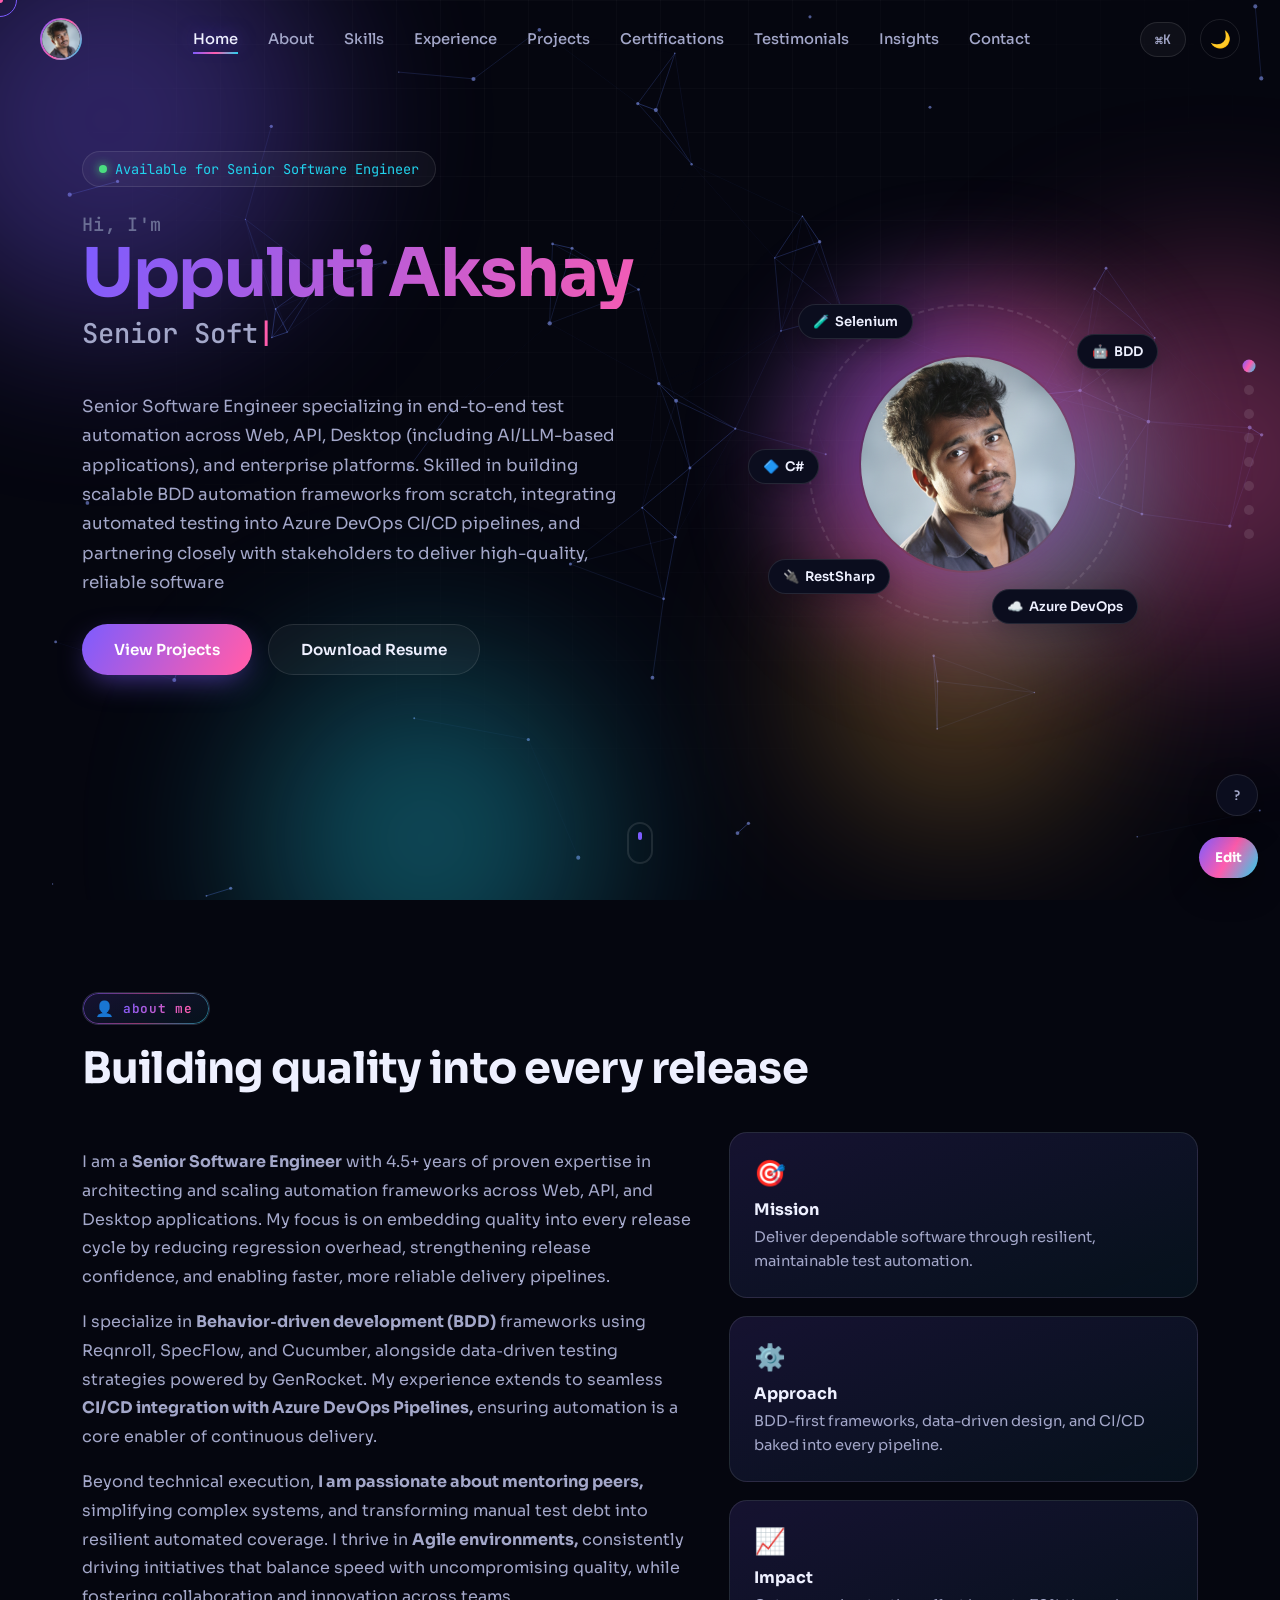
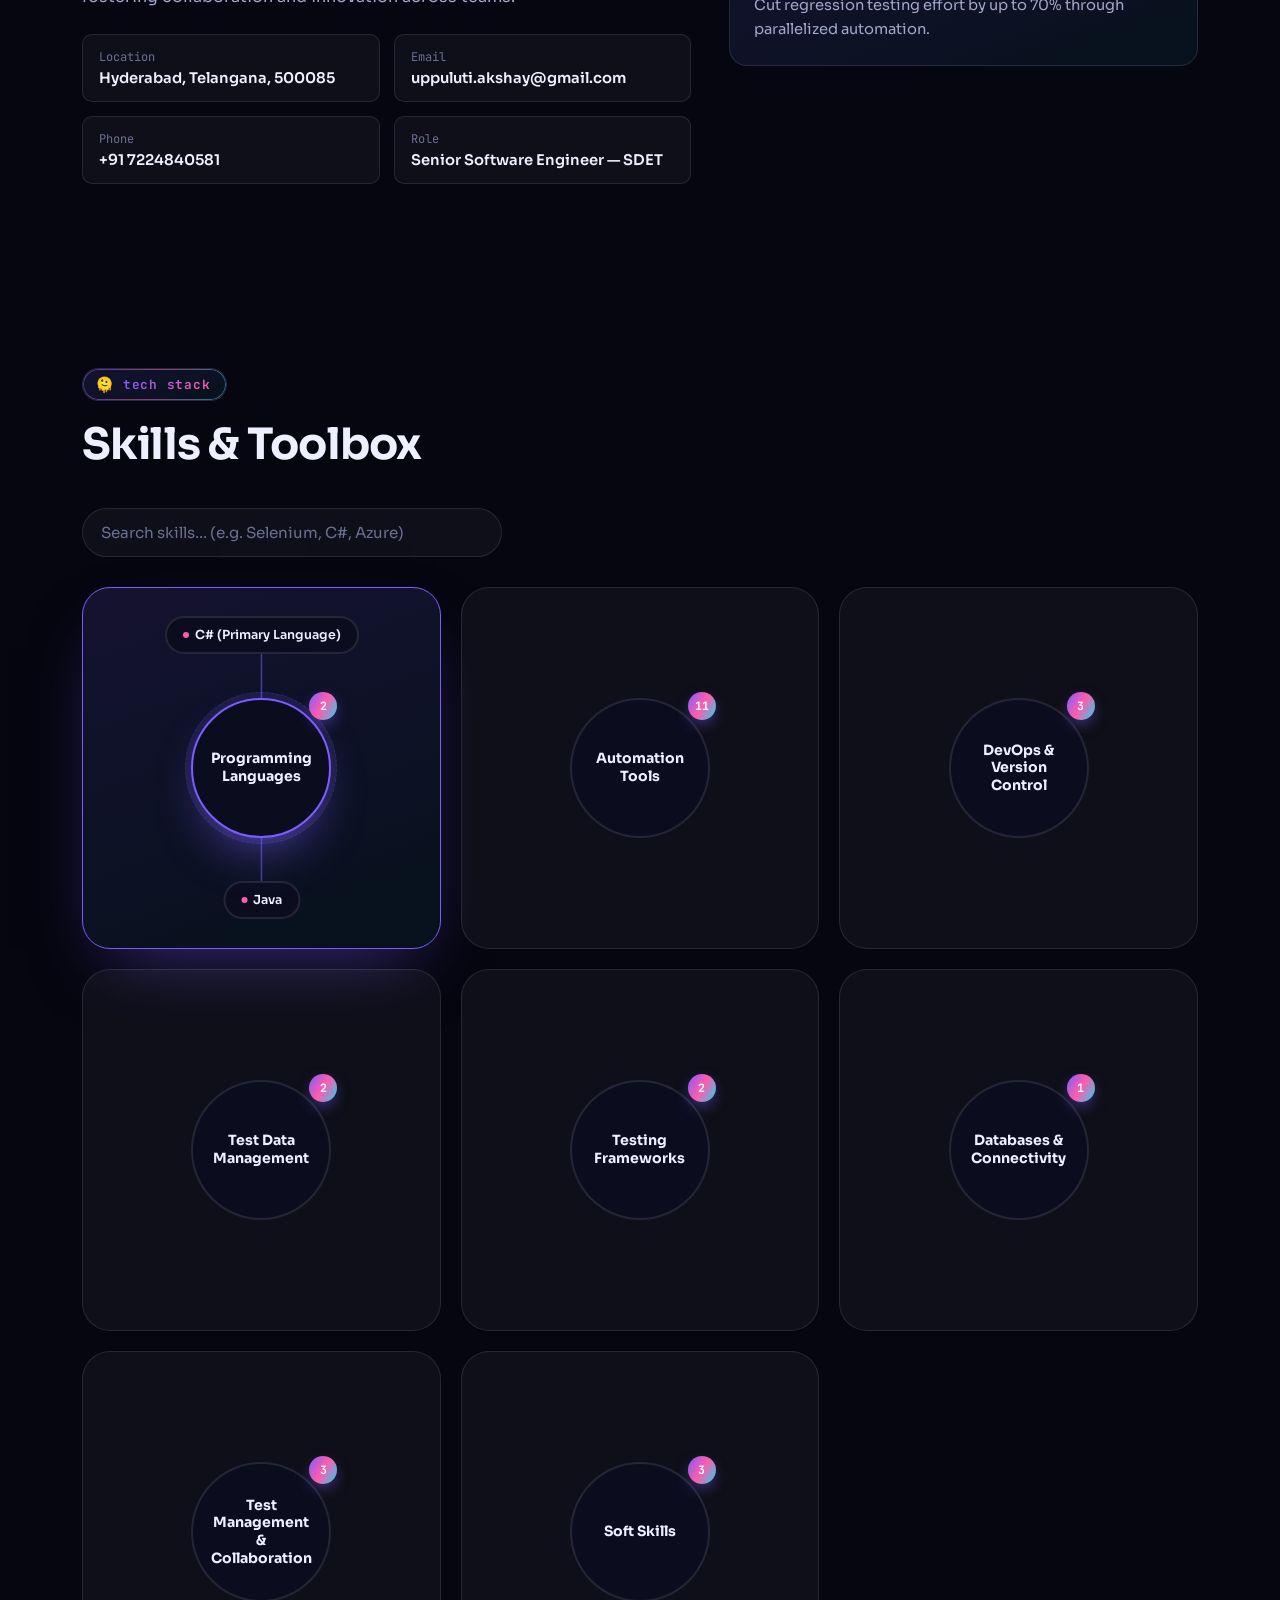
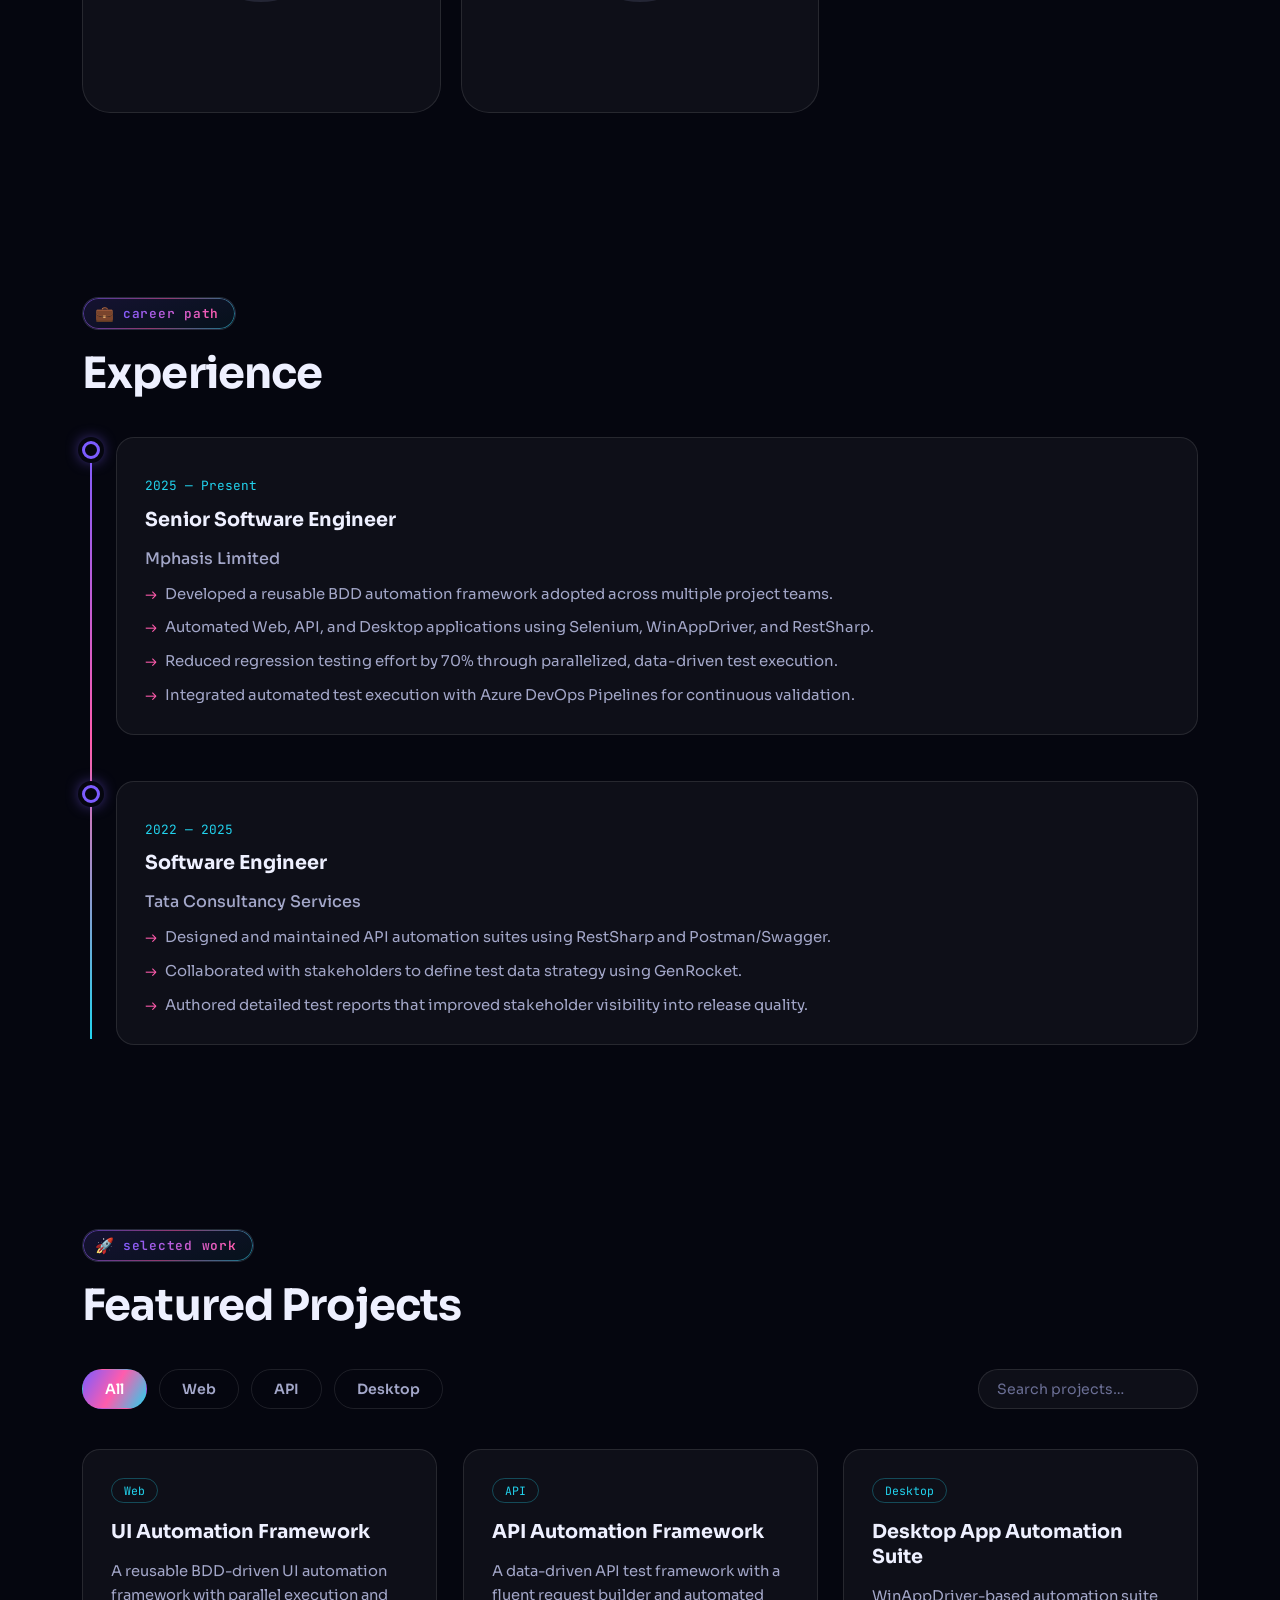
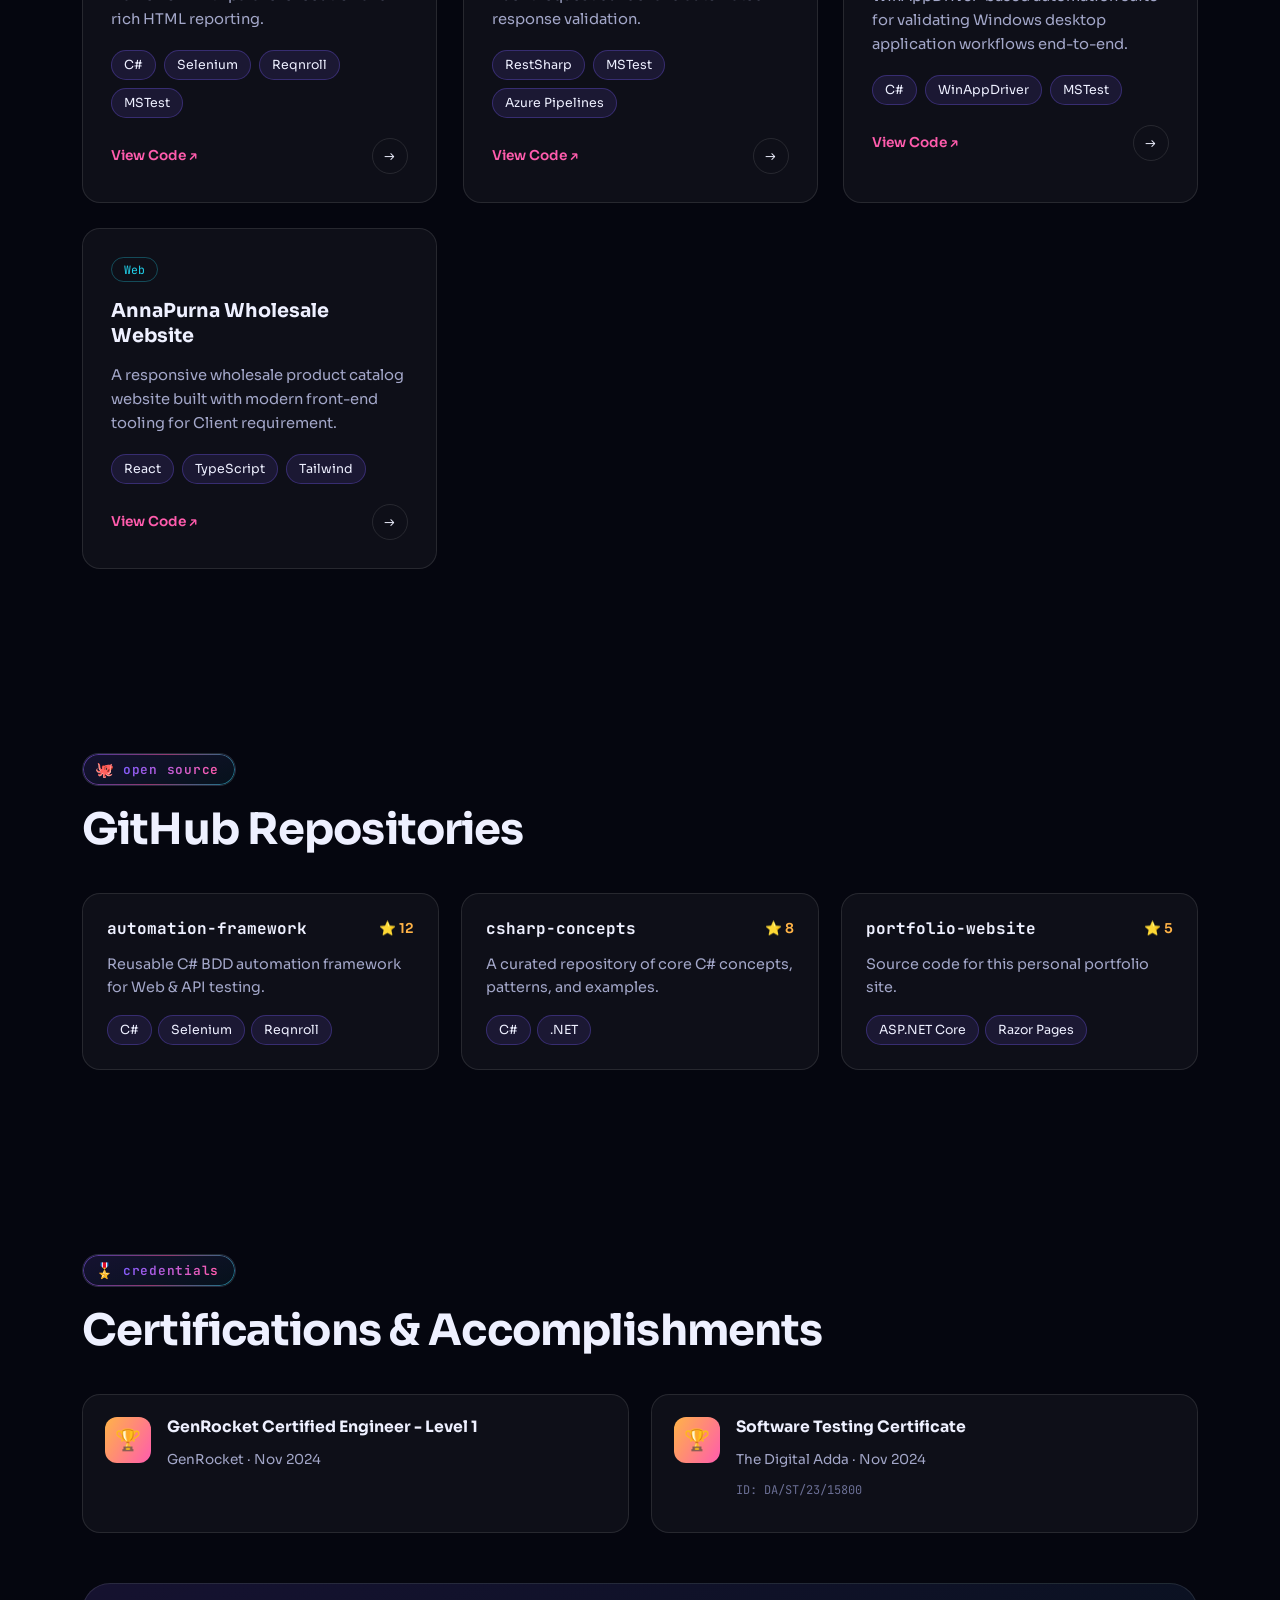
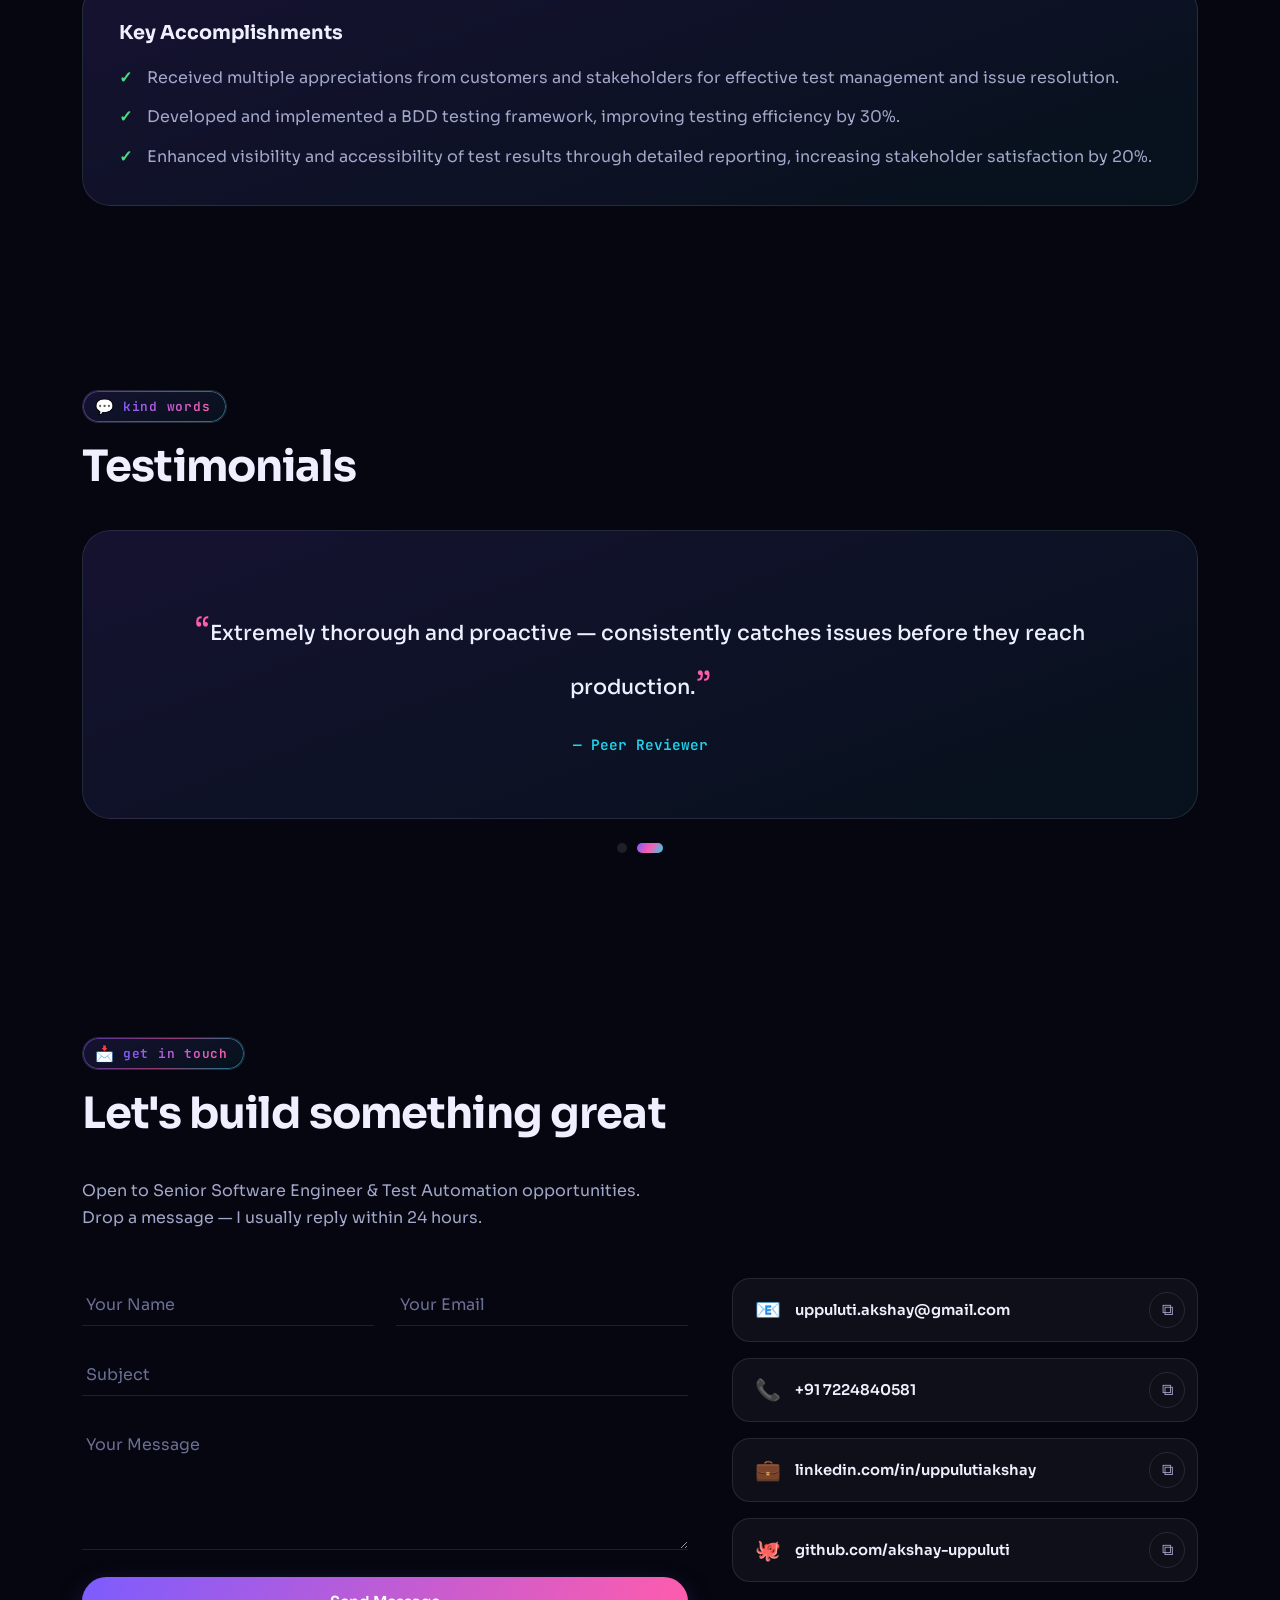
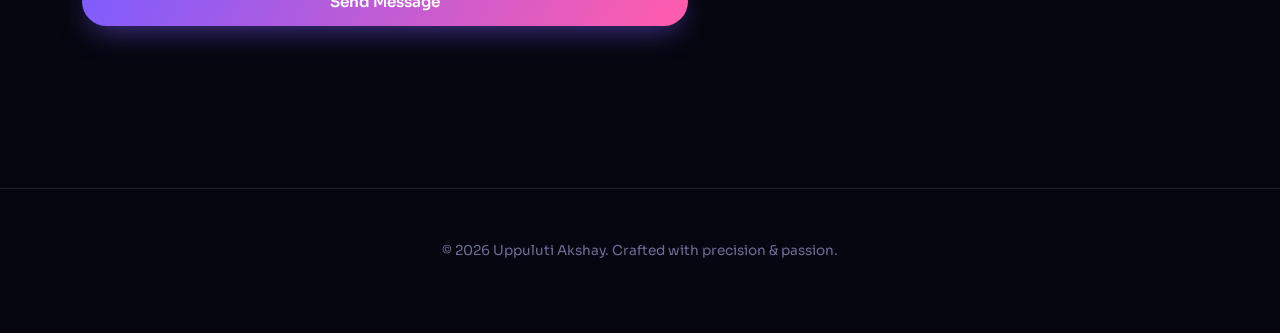
<file: index.html>
<!DOCTYPE html>
<html lang="en">
<head>
<meta charset="UTF-8" />
<meta name="viewport" content="width=device-width, initial-scale=1.0" />
<title>Uppuluti Akshay — Senior Software Engineer | SDET</title>
<meta name="description" content="Senior Software Engineer specializing in end-to-end test automation across Web, API, and Desktop platforms." />
<meta name="theme-color" content="#05060f" />
<link rel="canonical" href="https://uppulutiakshay.dev/" />
<link rel="icon" type="image/png" href="images/AkshayImageDP.png" />
<meta property="og:type" content="website" />
<meta property="og:title" content="Uppuluti Akshay — Senior Software Engineer | SDET" />
<meta property="og:description" content="Senior Software Engineer specializing in end-to-end test automation across Web, API, and Desktop platforms." />
<meta property="og:image" content="images/AkshayImageDP.png" />
<meta name="twitter:card" content="summary" />
<meta name="twitter:title" content="Uppuluti Akshay — Senior Software Engineer | SDET" />
<meta name="twitter:description" content="Senior Software Engineer specializing in end-to-end test automation across Web, API, and Desktop platforms." />
<link rel="preconnect" href="https://fonts.googleapis.com">
<link rel="preconnect" href="https://fonts.gstatic.com" crossorigin>
<link href="https://fonts.googleapis.com/css2?family=Space+Grotesk:wght@400;500;600;700&family=Sora:wght@300;400;500;600;700;800&family=JetBrains+Mono:wght@400;500;600&display=swap" rel="stylesheet">
<link rel="stylesheet" href="css/style.css" />
</head>
<body>

  <div class="cursor-dot" id="cursorDot"></div>
  <div class="cursor-ring" id="cursorRing"></div>

  <div class="progress-bar" id="progressBar"></div>

  <div class="bg-fx" aria-hidden="true">
    <canvas id="particleCanvas"></canvas>
    <span class="orb orb--1"></span>
    <span class="orb orb--2"></span>
    <span class="orb orb--3"></span>
    <span class="orb orb--4"></span>
    <div class="grid-overlay"></div>
  </div>

  <div class="loader" id="loader">
    <div class="loader__ring"></div>
    <img src="images/AkshayImageDP.png" alt="Uppuluti Akshay" class="loader__img" />
  </div>

  <!-- ============ NAV ============ -->
  <header class="nav" id="nav">
    <a href="#home" class="nav__logo">
      <img src="images/AkshayImageDP.png" alt="Uppuluti Akshay" class="nav__logo-img" />
    </a>
    <nav class="nav__links" id="navLinks">
      <a href="#home" class="nav__link is-active" data-nav>Home</a>
      <a href="#about" class="nav__link" data-nav>About</a>
      <a href="#skills" class="nav__link" data-nav>Skills</a>
      <a href="#experience" class="nav__link" data-nav>Experience</a>
      <a href="#projects" class="nav__link" data-nav>Projects</a>
      <a href="#certifications" class="nav__link" data-nav>Certifications</a>
      <a href="#testimonials" class="nav__link" data-nav>Testimonials</a>
      <a href="insights.html" class="nav__link">Insights</a>
      <a href="#contact" class="nav__link" data-nav>Contact</a>
    </nav>
    <div class="nav__actions">
      <button class="cmdk-trigger" id="cmdkTrigger" aria-label="Open command palette">
        <span>⌘K</span>
      </button>
      <button class="theme-toggle" id="themeToggle" aria-label="Toggle theme">
        <span class="theme-toggle__icon">🌙</span>
      </button>
      <button class="nav__burger" id="navBurger" aria-label="Toggle menu">
        <span></span><span></span><span></span>
      </button>
    </div>
  </header>

  <nav class="dot-nav" id="dotNav" aria-label="Section navigation">
    <a href="#home" class="dot-nav__dot is-active" data-nav-dot data-tooltip="Home"></a>
    <a href="#about" class="dot-nav__dot" data-nav-dot data-tooltip="About"></a>
    <a href="#skills" class="dot-nav__dot" data-nav-dot data-tooltip="Skills"></a>
    <a href="#experience" class="dot-nav__dot" data-nav-dot data-tooltip="Experience"></a>
    <a href="#projects" class="dot-nav__dot" data-nav-dot data-tooltip="Projects"></a>
    <a href="#certifications" class="dot-nav__dot" data-nav-dot data-tooltip="Certifications"></a>
    <a href="#testimonials" class="dot-nav__dot" data-nav-dot data-tooltip="Testimonials"></a>
    <a href="#contact" class="dot-nav__dot" data-nav-dot data-tooltip="Contact"></a>
  </nav>

  <main>
    <!-- ============ HERO ============ -->
    <section class="hero" id="home">
      <div class="hero__content">
        <p class="hero__eyebrow reveal-up"><span class="dot-live"></span> Available for Senior Software Engineer</p>
        <h1 class="hero__title reveal-up" data-delay="1">
          <span class="hero__greeting">Hi, I'm</span>
          <span class="gradient-text" id="typedName">Uppuluti Akshay</span>
        </h1>
        <h2 class="hero__subtitle reveal-up" data-delay="2">
          <span class="typed-role" id="typedRole"></span><span class="cursor-blink">|</span>
        </h2>
        <p class="hero__desc reveal-up" data-delay="3">
          Senior Software Engineer specializing in end-to-end <strong>test automation</strong> across
          Web, API, and Desktop platforms. Skilled in building resilient BDD frameworks, driving test data
          strategy with GenRocket, and partnering closely with stakeholders to ship dependable software faster.
        </p>
        <div class="hero__cta reveal-up" data-delay="4">
          <a href="#projects" class="btn btn--primary"><span>View Projects</span></a>
          <a href="files/Resume.pdf" download class="btn btn--ghost"><span>Download Resume</span></a>
        </div>
        <div class="hero__stats reveal-up" data-delay="5">
          <div class="stat">
            <span class="stat__value" data-counter="4.5" data-suffix="+">0</span>
            <span class="stat__label">Years Experience</span>
          </div>
          <div class="stat">
            <span class="stat__value" data-counter="500" data-suffix="+">0</span>
            <span class="stat__label">Automated Test Cases</span>
          </div>
          <div class="stat">
            <span class="stat__value" data-counter="10" data-suffix="+">0</span>
            <span class="stat__label">Projects Delivered</span>
          </div>
          <div class="stat">
            <span class="stat__value" data-counter="95" data-suffix="%">0</span>
            <span class="stat__label">Automation Success Rate</span>
          </div>
        </div>
      </div>

      <div class="hero__visual reveal-up" data-delay="2">
        <div class="hero-card">
          <div class="hero-card__glow"></div>
          <div class="hero-card__ring"></div>
          <div class="hero-card__avatar" style="background-image:url('images/AkshayImageDP.png');background-size:cover;background-position:center;"></div>
          <div class="hero-card__badge hero-card__badge--1">
            <span>🧪</span> Selenium
          </div>
          <div class="hero-card__badge hero-card__badge--2">
            <span>🔌</span> RestSharp
          </div>
          <div class="hero-card__badge hero-card__badge--3">
            <span>🤖</span> BDD
          </div>
          <div class="hero-card__badge hero-card__badge--4">
            <span>☁️</span> Azure DevOps
          </div>
          <div class="hero-card__badge hero-card__badge--5">
            <span>🔷</span> C#
          </div>
        </div>
      </div>

      <a href="#about" class="scroll-cue" aria-label="Scroll down">
        <span></span>
      </a>
    </section>

    <!-- ============ ABOUT ============ -->
    <section class="about" id="about">
      <p class="section-tag reveal-up"><span class="section-tag__icon">👤</span><span class="section-tag__text">about me</span></p>
      <h2 class="section-title reveal-up">Building quality into every release</h2>

      <div class="about__grid">
          <div class="about__text reveal-up">
              <p>
                  I am a <strong>Senior Software Engineer</strong> with 4.5+ years of proven expertise in architecting and scaling automation frameworks across Web, API, and Desktop applications. My focus is on embedding quality into every release cycle by reducing regression overhead, strengthening release confidence, and enabling faster, more reliable delivery pipelines.
              </p>
              <p>
                  I specialize in <strong>Behavior‑driven development (BDD)</strong> frameworks using Reqnroll, SpecFlow, and Cucumber, alongside data‑driven testing strategies powered by GenRocket. My experience extends to seamless <strong>CI/CD integration with Azure DevOps Pipelines,</strong> ensuring automation is a core enabler of continuous delivery.
              </p>

              <p>
                  Beyond technical execution, <strong>I am passionate about mentoring peers,</strong> simplifying complex systems, and transforming manual test debt into resilient automated coverage. I thrive in <strong>Agile environments,</strong> consistently driving initiatives that balance speed with uncompromising quality, while fostering collaboration and innovation across teams.
              </p>
                  <div class="about__info">
                      <div class="info-item">
                          <span class="info-item__label">Location</span>
                          <span class="info-item__value">Hyderabad, Telangana, 500085</span>
                      </div>
                      <div class="info-item">
                          <span class="info-item__label">Email</span>
                          <span class="info-item__value">uppuluti.akshay@gmail.com</span>
                      </div>
                      <div class="info-item">
                          <span class="info-item__label">Phone</span>
                          <span class="info-item__value">+91 7224840581</span>
                      </div>
                      <div class="info-item">
                          <span class="info-item__label">Role</span>
                          <span class="info-item__value">Senior Software Engineer — SDET</span>
                      </div>
                  </div>
          </div>

        <div class="about__timeline-mini reveal-up">
          <div class="mini-card">
            <span class="mini-card__icon">🎯</span>
            <h4>Mission</h4>
            <p>Deliver dependable software through resilient, maintainable test automation.</p>
          </div>
          <div class="mini-card">
            <span class="mini-card__icon">⚙️</span>
            <h4>Approach</h4>
            <p>BDD-first frameworks, data-driven design, and CI/CD baked into every pipeline.</p>
          </div>
          <div class="mini-card">
            <span class="mini-card__icon">📈</span>
            <h4>Impact</h4>
            <p>Cut regression testing effort by up to 70% through parallelized automation.</p>
          </div>
        </div>
      </div>
    </section>

    <!-- ============ SKILLS ============ -->
    <section class="skills" id="skills">
      <p class="section-tag reveal-up"><span class="section-tag__icon">🫠</span><span class="section-tag__text">tech stack</span></p>
      <h2 class="section-title reveal-up">Skills &amp; Toolbox</h2>

      <div class="skills__search reveal-up">
        <input type="text" id="skillsSearch" placeholder="Search skills… (e.g. Selenium, C#, Azure)" />
      </div>

      <div class="skills__grid" id="skillsGrid"></div>
    </section>

    <!-- ============ EXPERIENCE ============ -->
    <section class="experience" id="experience">
      <p class="section-tag reveal-up"><span class="section-tag__icon">💼</span><span class="section-tag__text">career path</span></p>
      <h2 class="section-title reveal-up">Experience</h2>

      <div class="timeline" id="timeline"></div>
    </section>

    <!-- ============ PROJECTS ============ -->
    <section class="projects" id="projects">
      <p class="section-tag reveal-up"><span class="section-tag__icon">🚀</span><span class="section-tag__text">selected work</span></p>
      <h2 class="section-title reveal-up">Featured Projects</h2>

      <div class="projects__toolbar reveal-up">
        <div class="filter-bar" id="filterBar">
          <button class="filter-btn is-active" data-filter="All">All</button>
          <button class="filter-btn" data-filter="Web">Web</button>
          <button class="filter-btn" data-filter="API">API</button>
          <button class="filter-btn" data-filter="Desktop">Desktop</button>
        </div>
        <div class="projects__search">
          <input type="text" id="projectsSearch" placeholder="Search projects…" aria-label="Search projects" />
        </div>
      </div>

      <div class="projects__grid" id="projectsGrid"></div>
      <p class="projects__empty" id="projectsEmpty" hidden>No projects match your search. Try a different keyword.</p>
    </section>

    <!-- ============ GITHUB REPOS ============ -->
    <section class="repos" id="repos">
      <p class="section-tag reveal-up"><span class="section-tag__icon">🐙</span><span class="section-tag__text">open source</span></p>
      <h2 class="section-title reveal-up">GitHub Repositories</h2>
      <div class="repos__grid" id="reposGrid"></div>
    </section>

    <!-- ============ CERTIFICATIONS ============ -->
    <section class="certifications" id="certifications">
      <p class="section-tag reveal-up"><span class="section-tag__icon">🎖️</span><span class="section-tag__text">credentials</span></p>
      <h2 class="section-title reveal-up">Certifications &amp; Accomplishments</h2>

      <div class="certs__grid" id="certsGrid"></div>

      <div class="accomplishments reveal-up">
        <h3>Key Accomplishments</h3>
        <ul id="accomplishmentsList"></ul>
      </div>
    </section>

    <!-- ============ TESTIMONIALS ============ -->
    <section class="testimonials" id="testimonials">
      <p class="section-tag reveal-up"><span class="section-tag__icon">💬</span><span class="section-tag__text">kind words</span></p>
      <h2 class="section-title reveal-up">Testimonials</h2>

      <div class="testimonial-carousel reveal-up" id="testimonialCarousel">
        <div class="testimonial-track" id="testimonialTrack"></div>
        <div class="carousel-dots" id="carouselDots"></div>
      </div>
    </section>

    <!-- ============ CONTACT ============ -->
    <section class="contact" id="contact">
      <p class="section-tag reveal-up"><span class="section-tag__icon">📩</span><span class="section-tag__text">get in touch</span></p>
      <h2 class="section-title reveal-up">Let's build something great</h2>
      <p class="contact__lead reveal-up">
        Open to Senior Software Engineer &amp; Test Automation opportunities. Drop a message — I usually
        reply within 24 hours.
      </p>

      <div class="contact__grid">
        <form class="contact-form reveal-up" id="contactForm" novalidate>
          <div class="form-row">
            <div class="field">
              <input type="text" id="cf-name" name="name" placeholder=" " required maxlength="100" />
              <label for="cf-name">Your Name</label>
              <span class="field__line"></span>
            </div>
            <div class="field">
              <input type="email" id="cf-email" name="email" placeholder=" " required maxlength="200" />
              <label for="cf-email">Your Email</label>
              <span class="field__line"></span>
            </div>
          </div>
          <div class="field">
            <input type="text" id="cf-subject" name="subject" placeholder=" " required maxlength="150" />
            <label for="cf-subject">Subject</label>
            <span class="field__line"></span>
          </div>
          <div class="field">
            <textarea id="cf-message" name="message" rows="5" placeholder=" " required maxlength="4000"></textarea>
            <label for="cf-message">Your Message</label>
            <span class="field__line"></span>
          </div>
          <input type="text" name="website" id="cf-website" class="honeypot" tabindex="-1" autocomplete="off" aria-hidden="true" />
          <button type="submit" class="btn btn--primary btn--block">
            <span id="submitLabel">Send Message</span>
          </button>
          <p class="form-status" id="formStatus" role="status" aria-live="polite"></p>
        </form>

        <div class="contact__side reveal-up">
          <div class="contact-chip">
            <a class="contact-chip__link" href="mailto:uppuluti.akshay@gmail.com">
              <span class="contact-chip__icon">📧</span>
              <span>uppuluti.akshay@gmail.com</span>
            </a>
            <button type="button" class="contact-chip__copy" data-copy="uppuluti.akshay@gmail.com" aria-label="Copy email">⧉</button>
          </div>
          <div class="contact-chip">
            <a class="contact-chip__link" href="tel:+917224840581">
              <span class="contact-chip__icon">📞</span>
              <span>+91 7224840581</span>
            </a>
            <button type="button" class="contact-chip__copy" data-copy="+91 7224840581" aria-label="Copy phone number">⧉</button>
          </div>
          <div class="contact-chip">
            <a class="contact-chip__link" href="https://linkedin.com/in/uppulutiakshay" target="_blank" rel="noopener">
              <span class="contact-chip__icon">💼</span>
              <span>linkedin.com/in/uppulutiakshay</span>
            </a>
            <button type="button" class="contact-chip__copy" data-copy="https://linkedin.com/in/uppulutiakshay" aria-label="Copy LinkedIn URL">⧉</button>
          </div>
          <div class="contact-chip">
            <a class="contact-chip__link" href="https://github.com/uppuluti-akshay" target="_blank" rel="noopener">
              <span class="contact-chip__icon">🐙</span>
              <span>github.com/uppuluti-akshay</span>
            </a>
            <button type="button" class="contact-chip__copy" data-copy="https://github.com/uppuluti-akshay" aria-label="Copy GitHub URL">⧉</button>
          </a>
        </div>
      </div>
    </section>
  </main>

  <footer class="footer">
    <p>&copy; <span id="year"></span> Uppuluti Akshay. Crafted with precision &amp; passion.</p>
    <button class="to-top" id="toTop" aria-label="Back to top">
      <svg class="to-top__ring" viewBox="0 0 44 44" aria-hidden="true">
        <circle class="to-top__track" cx="22" cy="22" r="19"></circle>
        <circle class="to-top__progress" id="toTopProgress" cx="22" cy="22" r="19"></circle>
      </svg>
      <span class="to-top__arrow">↑</span>
    </button>
  </footer>

  <!-- Project modal -->
  <div class="modal-overlay" id="projectModal" aria-hidden="true">
    <div class="modal" role="dialog" aria-modal="true">
      <button class="modal__close" id="modalClose" aria-label="Close">&times;</button>
      <span class="modal__category" id="modalCategory"></span>
      <h3 class="modal__title" id="modalTitle"></h3>
      <p class="modal__desc" id="modalDesc"></p>
      <div class="modal__tech" id="modalTech"></div>
      <ul class="modal__features" id="modalFeatures"></ul>
      <div class="modal__links" id="modalLinks"></div>
    </div>
  </div>

  <!-- Profile edit modal -->
  <div class="modal-overlay" id="profileModal" aria-hidden="true">
    <div class="modal" role="dialog" aria-modal="true">
      <button class="modal__close" id="profileModalClose" aria-label="Close">&times;</button>
      <h3 class="modal__title">Edit Profile</h3>
      <div class="modal__form">
        <label>Name<input type="text" id="profileName" /></label>
        <label>Title<input type="text" id="profileTitle" /></label>
        <label>Roles (comma separated)<input type="text" id="profileRoles" /></label>
        <label>Location<input type="text" id="profileLocation" /></label>
        <label>Email<input type="email" id="profileEmail" /></label>
        <label>Phone<input type="text" id="profilePhone" /></label>
        <label>Avatar<input type="file" id="profileAvatarInput" accept="image/*" /></label>
        <div class="avatar-preview" id="profileAvatarPreview">Preview</div>
        <div class="modal__actions">
          <button class="btn btn--ghost" id="profileReset">Reset to Default</button>
          <button class="btn btn--ghost" id="profileCancel">Cancel</button>
          <button class="btn btn--primary" id="profileSave">Save</button>
        </div>
      </div>
    </div>
  </div>

  <!-- Floating edit profile button -->
  <button id="profileEditBtn" class="profile-edit-btn" aria-label="Edit profile">Edit</button>

  <div class="toast-stack" id="toastStack" aria-live="polite"></div>

  <!-- Command palette -->
  <div class="cmdk-overlay" id="cmdkOverlay" aria-hidden="true">
    <div class="cmdk" role="dialog" aria-modal="true" aria-label="Command palette">
      <div class="cmdk__input-row">
        <span class="cmdk__icon">⌘</span>
        <input type="text" id="cmdkInput" class="cmdk__input" placeholder="Jump to a section, project, or action…" autocomplete="off" />
        <span class="cmdk__hint">Esc</span>
      </div>
      <ul class="cmdk__list" id="cmdkList"></ul>
    </div>
  </div>

  <!-- Keyboard shortcuts help -->
  <div class="modal-overlay" id="shortcutsModal" aria-hidden="true">
    <div class="modal modal--sm" role="dialog" aria-modal="true">
      <button class="modal__close" id="shortcutsModalClose" aria-label="Close">&times;</button>
      <h3 class="modal__title">Keyboard Shortcuts</h3>
      <ul class="shortcuts-list">
        <li><kbd>Ctrl</kbd> / <kbd>⌘</kbd> + <kbd>K</kbd><span>Open command palette</span></li>
        <li><kbd>Shift</kbd> + <kbd>?</kbd><span>Show this help</span></li>
        <li><kbd>Esc</kbd><span>Close any open dialog</span></li>
        <li><kbd>T</kbd><span>Toggle theme</span></li>
      </ul>
    </div>
  </div>

  <button id="shortcutsBtn" class="shortcuts-btn" aria-label="Keyboard shortcuts">?</button>

  <script src="js/data.js"></script>
  <script src="js/particles.js"></script>
  <script src="js/main.js"></script>
  <script src="js/cmdk.js"></script>
</body>
</html>
</file>
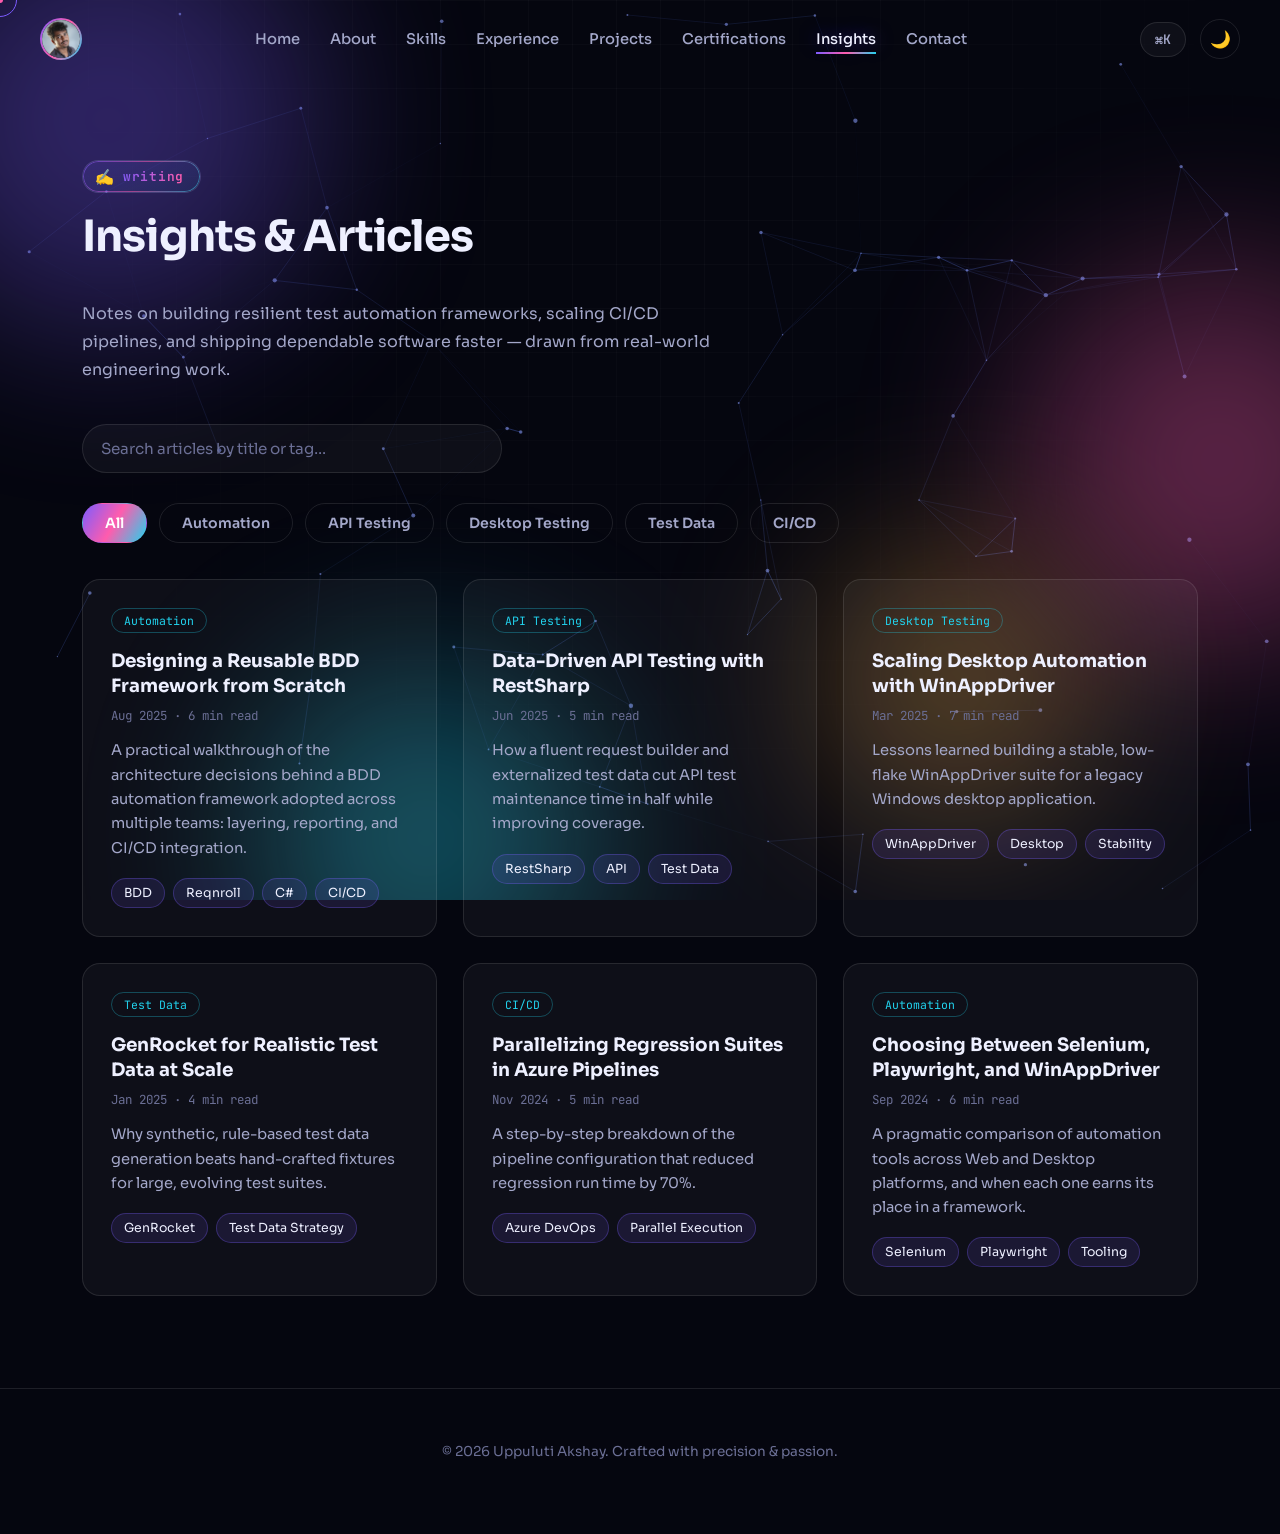
<file: insights.html>
<!DOCTYPE html>
<html lang="en">
<head>
<meta charset="UTF-8" />
<meta name="viewport" content="width=device-width, initial-scale=1.0" />
<title>Insights — Uppuluti Akshay | Senior Software Engineer / SDET</title>
<meta name="description" content="Articles and insights on test automation, BDD frameworks, API testing, and CI/CD from Uppuluti Akshay." />
<meta name="theme-color" content="#05060f" />
<link rel="canonical" href="https://uppulutiakshay.dev/insights.html" />
<link rel="icon" type="image/png" href="images/AkshayImageDP.png" />
<meta property="og:type" content="website" />
<meta property="og:title" content="Insights — Uppuluti Akshay" />
<meta property="og:description" content="Articles and insights on test automation, BDD frameworks, API testing, and CI/CD from Uppuluti Akshay." />
<meta property="og:image" content="images/AkshayImageDP.png" />
<meta name="twitter:card" content="summary" />
<link rel="preconnect" href="https://fonts.googleapis.com">
<link rel="preconnect" href="https://fonts.gstatic.com" crossorigin>
<link href="https://fonts.googleapis.com/css2?family=Space+Grotesk:wght@400;500;600;700&family=Sora:wght@300;400;500;600;700;800&family=JetBrains+Mono:wght@400;500;600&display=swap" rel="stylesheet">
<link rel="stylesheet" href="css/style.css" />
</head>
<body>

  <div class="cursor-dot" id="cursorDot"></div>
  <div class="cursor-ring" id="cursorRing"></div>

  <div class="progress-bar" id="progressBar"></div>

  <div class="bg-fx" aria-hidden="true">
    <canvas id="particleCanvas"></canvas>
    <span class="orb orb--1"></span>
    <span class="orb orb--2"></span>
    <span class="orb orb--3"></span>
    <span class="orb orb--4"></span>
    <div class="grid-overlay"></div>
  </div>

  <div class="loader" id="loader">
    <div class="loader__ring"></div>
    <img src="images/AkshayImageDP.png" alt="Uppuluti Akshay" class="loader__img" />
  </div>

  <!-- ============ NAV ============ -->
  <header class="nav" id="nav">
    <a href="index.html#home" class="nav__logo">
      <img src="images/AkshayImageDP.png" alt="Uppuluti Akshay" class="nav__logo-img" />
    </a>
    <nav class="nav__links" id="navLinks">
      <a href="index.html#home" class="nav__link">Home</a>
      <a href="index.html#about" class="nav__link">About</a>
      <a href="index.html#skills" class="nav__link">Skills</a>
      <a href="index.html#experience" class="nav__link">Experience</a>
      <a href="index.html#projects" class="nav__link">Projects</a>
      <a href="index.html#certifications" class="nav__link">Certifications</a>
      <a href="insights.html" class="nav__link is-active">Insights</a>
      <a href="index.html#contact" class="nav__link">Contact</a>
    </nav>
    <div class="nav__actions">
      <button class="cmdk-trigger" id="cmdkTrigger" aria-label="Open command palette">
        <span>⌘K</span>
      </button>
      <button class="theme-toggle" id="themeToggle" aria-label="Toggle theme">
        <span class="theme-toggle__icon">🌙</span>
      </button>
      <button class="nav__burger" id="navBurger" aria-label="Toggle menu">
        <span></span><span></span><span></span>
      </button>
    </div>
  </header>

  <main>
    <!-- ============ INSIGHTS HERO ============ -->
    <section class="insights-hero" id="home">
      <p class="section-tag reveal-up"><span class="section-tag__icon">✍️</span><span class="section-tag__text">writing</span></p>
      <h1 class="section-title reveal-up">Insights &amp; Articles</h1>
      <p class="insights-hero__lead reveal-up">
        Notes on building resilient test automation frameworks, scaling CI/CD pipelines, and shipping
        dependable software faster — drawn from real-world engineering work.
      </p>

      <div class="skills__search reveal-up">
        <input type="text" id="insightsSearch" placeholder="Search articles by title or tag…" />
      </div>

      <div class="filter-bar reveal-up" id="insightsFilterBar">
        <button class="filter-btn is-active" data-filter="All">All</button>
      </div>

      <div class="insights__grid" id="insightsGrid"></div>
    </section>
  </main>

  <footer class="footer">
    <p>&copy; <span id="year"></span> Uppuluti Akshay. Crafted with precision &amp; passion.</p>
    <button class="to-top" id="toTop" aria-label="Back to top">↑</button>
  </footer>

  <div class="toast-stack" id="toastStack" aria-live="polite"></div>

  <!-- Command palette -->
  <div class="cmdk-overlay" id="cmdkOverlay" aria-hidden="true">
    <div class="cmdk" role="dialog" aria-modal="true" aria-label="Command palette">
      <div class="cmdk__input-row">
        <span class="cmdk__icon">⌘</span>
        <input type="text" id="cmdkInput" class="cmdk__input" placeholder="Jump to a section, project, or action…" autocomplete="off" />
        <span class="cmdk__hint">Esc</span>
      </div>
      <ul class="cmdk__list" id="cmdkList"></ul>
    </div>
  </div>

  <script src="js/data.js"></script>
  <script src="js/particles.js"></script>
  <script src="js/main.js"></script>
  <script src="js/insights.js"></script>
  <script src="js/cmdk.js"></script>
</body>
</html>
</file>
<file: css/style.css>
/* ==========================================================================
   Advanced Portfolio — Design System & Global Styles
   ========================================================================== */

:root {
  --bg: #05060f;
  --bg-elevated: #0b0d1e;
  --bg-card: rgba(255,255,255,0.04);
  --border: rgba(255,255,255,0.10);
  --text: #eef0ff;
  --text-dim: #a3a7c9;
  --text-faint: #6b6f95;

  --accent-1: #7c5cff;
  --accent-2: #ff5cad;
  --accent-3: #22d3ee;
  --accent-4: #ffb347;
  --accent-5: #4ade80;

  --gradient-brand: linear-gradient(120deg, var(--accent-1), var(--accent-2) 50%, var(--accent-3));
  --gradient-warm: linear-gradient(120deg, var(--accent-4), var(--accent-2));
  --gradient-card: linear-gradient(160deg, rgba(124,92,255,0.14), rgba(34,211,238,0.06));

  --shadow-glow: 0 0 60px rgba(124,92,255,0.25);
  --radius-sm: 10px;
  --radius-md: 18px;
  --radius-lg: 28px;

  --ease-out-quart: cubic-bezier(0.25, 1, 0.5, 1);
  --ease-spring: cubic-bezier(0.34, 1.56, 0.64, 1);

  --font-display: "Sora", "Space Grotesk", sans-serif;
  --font-mono: "JetBrains Mono", monospace;
}

[data-theme="light"] {
  --bg: #f6f6fb;
  --bg-elevated: #ffffff;
  --bg-card: rgba(20,20,50,0.035);
  --border: rgba(20,20,50,0.10);
  --text: #14152b;
  --text-dim: #4c4e6c;
  --text-faint: #7d80a0;
  --shadow-glow: 0 0 60px rgba(124,92,255,0.15);
}

* { box-sizing: border-box; }
html { scroll-behavior: smooth; }

body {
  margin: 0;
  font-family: var(--font-display);
  background: var(--bg);
  color: var(--text);
  overflow-x: hidden;
  transition: background 0.5s ease, color 0.5s ease;
  cursor: default;
}

a { color: inherit; text-decoration: none; }
ul { list-style: none; margin: 0; padding: 0; }
img { max-width: 100%; display: block; }
button { font-family: inherit; cursor: pointer; border: none; background: none; color: inherit; }

::selection { background: var(--accent-1); color: #fff; }

::-webkit-scrollbar { width: 8px; }
::-webkit-scrollbar-track { background: transparent; }
::-webkit-scrollbar-thumb {
  background: linear-gradient(var(--accent-1), var(--accent-3)); border-radius: 10px;
  border: 2px solid transparent; background-clip: padding-box;
  transition: background 0.3s;
}
::-webkit-scrollbar-thumb:hover { background: linear-gradient(var(--accent-2), var(--accent-1)); background-clip: padding-box; }

/* ---------- Custom cursor ---------- */
.cursor-dot, .cursor-ring {
  position: fixed; top: 0; left: 0; pointer-events: none; z-index: 9999;
  border-radius: 50%; transform: translate(-50%, -50%);
  transition: opacity 0.3s ease;
  will-change: left, top;
}
.cursor-dot { width: 6px; height: 6px; background: var(--accent-2); }
.cursor-ring {
  width: 34px; height: 34px; border: 1.5px solid var(--accent-1);
  transition: width 0.2s, height 0.2s, border-color 0.2s, opacity 0.3s;
}
@media (pointer: coarse) { .cursor-dot, .cursor-ring { display: none; } }

/* ---------- Progress bar ---------- */
.progress-bar {
  position: fixed; top: 0; left: 0; height: 3px; width: 0%;
  background: var(--gradient-brand); z-index: 9998;
  transition: width 0.1s linear;
  box-shadow: 0 0 12px var(--accent-1);
}

/* ---------- Background FX ---------- */
.bg-fx { position: fixed; inset: 0; z-index: 0; overflow: hidden; pointer-events: none; }
#particleCanvas { position: absolute; inset: 0; width: 100%; height: 100%; }

.orb {
  position: absolute; border-radius: 50%; filter: blur(90px); opacity: 0.35;
  animation: float 18s ease-in-out infinite;
}
.orb--1 { width: 420px; height: 420px; background: var(--accent-1); top: -10%; left: -8%; }
.orb--2 { width: 380px; height: 380px; background: var(--accent-2); top: 30%; right: -10%; animation-delay: -4s; }
.orb--3 { width: 340px; height: 340px; background: var(--accent-3); bottom: -12%; left: 20%; animation-delay: -9s; }
.orb--4 { width: 260px; height: 260px; background: var(--accent-4); bottom: 10%; right: 15%; animation-delay: -13s; }

@keyframes float {
  0%, 100% { transform: translate(0,0) scale(1); }
  33% { transform: translate(30px, -40px) scale(1.08); }
  66% { transform: translate(-25px, 25px) scale(0.95); }
}

.grid-overlay {
  position: absolute; inset: 0;
  background-image:
    linear-gradient(rgba(255,255,255,0.025) 1px, transparent 1px),
    linear-gradient(90deg, rgba(255,255,255,0.025) 1px, transparent 1px);
  background-size: 44px 44px;
  mask-image: radial-gradient(ellipse at 50% 0%, black 20%, transparent 75%);
}

/* ---------- Loader ---------- */
.loader {
  position: fixed; inset: 0; z-index: 10000;
  background: var(--bg);
  display: flex; align-items: center; justify-content: center;
  transition: opacity 0.6s var(--ease-out-quart), visibility 0.6s;
}
.loader.is-hidden { opacity: 0; visibility: hidden; }
.loader__ring {
  position: absolute; width: 90px; height: 90px; border-radius: 50%;
  border: 3px solid transparent;
  border-top-color: var(--accent-1);
  border-right-color: var(--accent-2);
  animation: spin 1s linear infinite;
}
.loader__text {
  font-family: var(--font-mono); font-weight: 700; font-size: 1.4rem;
  background: var(--gradient-brand); -webkit-background-clip: text; background-clip: text; color: transparent;
}
.loader__img {
  position: relative; z-index: 1; width: 56px; height: 56px; border-radius: 50%; object-fit: cover;
}
@keyframes spin { to { transform: rotate(360deg); } }

/* ---------- Section base ---------- */
section {
  position: relative; z-index: 1;
  max-width: 1180px; margin: 0 auto;
  padding: 92px 32px;
  scroll-margin-top: 84px;
}
.section-tag {
  display: inline-flex; align-items: center; gap: 8px;
  font-family: var(--font-mono); font-size: 0.8rem; font-weight: 600;
  letter-spacing: 0.06em; margin: 0 0 16px;
  padding: 7px 16px 7px 12px; border-radius: 50px;
  color: var(--text);
  background: var(--gradient-card);
  border: 1px solid var(--border);
  position: relative; overflow: hidden;
}
.section-tag::before {
  content: ''; position: absolute; inset: 0; border-radius: inherit; padding: 1px;
  background: var(--gradient-brand);
  -webkit-mask: linear-gradient(#fff 0 0) content-box, linear-gradient(#fff 0 0);
  -webkit-mask-composite: xor; mask-composite: exclude;
  opacity: 0.55; pointer-events: none;
}
.section-tag__icon { font-size: 0.95rem; line-height: 1; }
.section-tag__text {
  background: var(--gradient-brand); background-size: 200% auto;
  -webkit-background-clip: text; background-clip: text; color: transparent;
}
.section-title {
  font-size: clamp(1.9rem, 4vw, 2.7rem); font-weight: 700; margin: 0 0 36px;
  letter-spacing: -0.02em;
}

/* ---------- Reveal animation ---------- */
.reveal-up { opacity: 0; transform: translateY(36px); transition: opacity 0.8s var(--ease-out-quart), transform 0.8s var(--ease-out-quart); }
.reveal-up.is-visible { opacity: 1; transform: translateY(0); }
.reveal-up[data-delay="1"] { transition-delay: 0.05s; }
.reveal-up[data-delay="2"] { transition-delay: 0.15s; }
.reveal-up[data-delay="3"] { transition-delay: 0.25s; }
.reveal-up[data-delay="4"] { transition-delay: 0.35s; }
.reveal-up[data-delay="5"] { transition-delay: 0.45s; }

.gradient-text {
  background: var(--gradient-brand); background-size: 200% auto;
  -webkit-background-clip: text; background-clip: text; color: transparent;
  animation: gradient-shift 6s ease infinite;
}
@keyframes gradient-shift { 0%,100% { background-position: 0% 50%; } 50% { background-position: 100% 50%; } }

/* ---------- Buttons ---------- */
.btn {
  position: relative; display: inline-flex; align-items: center; justify-content: center;
  padding: 15px 32px; border-radius: 50px; font-weight: 600; font-size: 0.95rem;
  overflow: hidden; isolation: isolate; transition: transform 0.35s var(--ease-spring);
}
.btn:hover { transform: translateY(-3px) scale(1.02); }
.btn:active { transform: translateY(0) scale(0.98); }
.btn--primary {
  background: var(--gradient-brand); background-size: 200% auto; color: #fff;
  box-shadow: 0 10px 30px -8px rgba(124,92,255,0.6);
}
.btn--primary:hover { background-position: 100% 0; }
.btn--ghost {
  border: 1.5px solid var(--border); color: var(--text); background: var(--bg-card);
}
.btn--ghost:hover { border-color: var(--accent-1); }
.btn--block { width: 100%; }

/* ==========================================================================
   NAV
   ========================================================================== */
.nav {
  position: fixed; top: 0; left: 0; right: 0; z-index: 500;
  display: flex; align-items: center; justify-content: space-between;
  padding: 18px 40px;
  background: transparent;
  transition: background 0.4s ease, backdrop-filter 0.4s ease, box-shadow 0.4s ease, padding 0.4s ease;
}
.nav.is-scrolled {
  background: color-mix(in srgb, var(--bg) 75%, transparent);
  backdrop-filter: blur(16px) saturate(140%);
  box-shadow: 0 1px 0 var(--border);
  padding: 12px 40px;
}
.nav__logo { font-family: var(--font-mono); font-weight: 700; font-size: 1.3rem; display: flex; align-items: center; }
.nav__logo-img {
  width: 42px; height: 42px; border-radius: 50%; object-fit: cover;
  border: 2px solid transparent;
  background-image: linear-gradient(var(--bg), var(--bg)), var(--gradient-brand);
  background-origin: border-box; background-clip: padding-box, border-box;
  transition: transform 0.35s var(--ease-spring);
}
.nav__logo:hover .nav__logo-img { transform: scale(1.08) rotate(-4deg); }
.nav__logo-bracket { color: var(--accent-2); }
.nav__links { display: flex; gap: 30px; }
.nav__link {
  position: relative; font-size: 0.92rem; color: var(--text-dim); font-weight: 500;
  transition: color 0.3s;
}
.nav__link::after {
  content: ''; position: absolute; left: 0; bottom: -6px; width: 0; height: 2px;
  background: var(--gradient-brand); transition: width 0.3s var(--ease-out-quart);
}
.nav__link:hover, .nav__link.is-active { color: var(--text); }
.nav__link:hover::after, .nav__link.is-active::after { width: 100%; }
.nav__link.is-active { text-shadow: 0 0 18px rgba(124,92,255,0.5); }

.nav__actions { display: flex; align-items: center; gap: 14px; }
.theme-toggle {
  width: 40px; height: 40px; border-radius: 50%; border: 1px solid var(--border);
  display: flex; align-items: center; justify-content: center; font-size: 1.05rem;
  transition: transform 0.4s var(--ease-spring), border-color 0.3s;
}
.theme-toggle:hover { transform: rotate(20deg) scale(1.1); border-color: var(--accent-3); }

.nav__burger { display: none; flex-direction: column; gap: 5px; width: 26px; }
.nav__burger span { height: 2px; background: var(--text); border-radius: 2px; transition: 0.3s; }

@media (max-width: 900px) {
  .nav__links {
    position: fixed; top: 0; right: -100%; height: 100vh; width: min(320px, 80vw);
    background: var(--bg-elevated); flex-direction: column; justify-content: center;
    padding: 40px; gap: 26px; transition: right 0.5s var(--ease-out-quart);
    border-left: 1px solid var(--border);
  }
  .nav__links.is-open { right: 0; }
  .nav__burger { display: flex; }
  .nav__burger.is-active span:nth-child(1) { transform: translateY(7px) rotate(45deg); }
  .nav__burger.is-active span:nth-child(2) { opacity: 0; }
  .nav__burger.is-active span:nth-child(3) { transform: translateY(-7px) rotate(-45deg); }
}

/* ==========================================================================
   HERO
   ========================================================================== */
.hero {
  min-height: 100vh; display: grid; grid-template-columns: 1.15fr 0.85fr;
  align-items: center; gap: 32px; padding-top: 120px;
}
.hero__eyebrow {
  display: inline-flex; align-items: center; gap: 8px;
  font-family: var(--font-mono); font-size: 0.85rem; color: var(--accent-3);
  border: 1px solid var(--border); padding: 8px 16px; border-radius: 50px;
  background: var(--bg-card); width: fit-content;
}
.dot-live { width: 8px; height: 8px; border-radius: 50%; background: var(--accent-5); box-shadow: 0 0 10px var(--accent-5); animation: pulse 1.6s infinite; }
@keyframes pulse { 0%,100% { opacity: 1; } 50% { opacity: 0.3; } }

.hero__title {
  display: flex; flex-direction: column; gap: 2px;
  font-size: clamp(2.4rem, 6vw, 4.2rem); font-weight: 700; line-height: 1.08;
  margin: 14px 0 6px; letter-spacing: -0.02em;
}
.hero__greeting {
  font-size: clamp(0.95rem, 1.6vw, 1.15rem); font-weight: 500; color: var(--text-faint);
  font-family: var(--font-mono); letter-spacing: 0.02em;
}
.hero__subtitle { font-size: clamp(1.2rem, 2.6vw, 1.7rem); font-weight: 500; color: var(--text-dim); margin: 0 0 16px; font-family: var(--font-mono); min-height: 2.2em; }
.cursor-blink { animation: blink 0.9s step-end infinite; color: var(--accent-2); }
@keyframes blink { 50% { opacity: 0; } }

.hero__desc { max-width: 560px; color: var(--text-dim); font-size: 1.05rem; line-height: 1.75; margin-bottom: 26px; }
.hero__cta { display: flex; gap: 16px; margin-bottom: 40px; flex-wrap: wrap; }

.hero__stats { display: grid; grid-template-columns: repeat(4, auto); gap: 28px; }
.stat__value { display: block; font-size: 1.9rem; font-weight: 700; font-family: var(--font-mono); background: var(--gradient-brand); -webkit-background-clip: text; background-clip: text; color: transparent; }
.stat__label { display: block; font-size: 0.8rem; color: var(--text-faint); margin-top: 4px; }

.hero__visual { display: flex; align-items: center; justify-content: center; position: relative; }
.hero-card {
  position: relative; width: 320px; height: 320px; border-radius: 50%;
  display: flex; align-items: center; justify-content: center;
  animation: hero-float 6s ease-in-out infinite;
}
@keyframes hero-float { 0%,100% { transform: translateY(0); } 50% { transform: translateY(-18px); } }
.hero-card__glow {
  position: absolute; inset: -20px; border-radius: 50%;
  background: var(--gradient-brand); filter: blur(50px); opacity: 0.5; z-index: 0;
}
.hero-card__ring {
  position: absolute; inset: 0; border-radius: 50%;
  border: 2px dashed var(--border); animation: spin 30s linear infinite;
}
.hero-card__avatar {
  position: relative; z-index: 2; width: 220px; height: 220px; border-radius: 50%;
  background: var(--bg-elevated); border: 3px solid transparent;
  background-image: linear-gradient(var(--bg-elevated), var(--bg-elevated)), var(--gradient-brand);
  background-origin: border-box; background-clip: padding-box, border-box;
  display: flex; align-items: center; justify-content: center;
  font-family: var(--font-mono); font-size: 4rem; font-weight: 700;
  color: var(--text);
  box-shadow: var(--shadow-glow);
}
.hero-card__badge {
  position: absolute; z-index: 3; display: flex; align-items: center; gap: 6px;
  padding: 8px 14px; border-radius: 50px; font-size: 0.82rem; font-weight: 600;
  background: var(--bg-elevated); border: 1px solid var(--border); box-shadow: 0 8px 24px rgba(0,0,0,0.25);
  animation: badge-float 5s ease-in-out infinite;
}
.hero-card__badge--1 { top: 0; left: -10px; animation-delay: 0s; }
.hero-card__badge--2 { bottom: 30px; left: -40px; animation-delay: -1.2s; }
.hero-card__badge--3 { top: 30px; right: -30px; animation-delay: -2.4s; }
.hero-card__badge--4 { bottom: 0; right: -10px; animation-delay: -3.6s; }
.hero-card__badge--5 { top: calc(50% - 15px); left: -60px; animation-delay: -4.8s; }
@keyframes badge-float { 0%,100% { transform: translateY(0); } 50% { transform: translateY(-12px); } }

.scroll-cue {
  position: absolute; bottom: 36px; left: 50%; transform: translateX(-50%);
  width: 26px; height: 42px; border: 2px solid var(--border); border-radius: 20px;
}
.scroll-cue span {
  position: absolute; top: 8px; left: 50%; transform: translateX(-50%);
  width: 4px; height: 8px; border-radius: 2px; background: var(--accent-1);
  animation: scroll-cue 1.6s infinite;
}
@keyframes scroll-cue { 0% { opacity: 1; top: 8px; } 100% { opacity: 0; top: 22px; } }

@media (max-width: 980px) {
  .hero { grid-template-columns: 1fr; text-align: left; padding-top: 130px; }
  .hero__visual { order: -1; margin-bottom: 20px; }
  .hero-card { width: 220px; height: 220px; }
  .hero-card__avatar { width: 150px; height: 150px; font-size: 2.6rem; }
  .hero__stats { grid-template-columns: repeat(2, auto); }
}

/* ==========================================================================
   ABOUT
   ========================================================================== */
.about__grid { display: grid; grid-template-columns: 1.3fr 1fr; gap: 38px; align-items: start; }
.about__text p { color: var(--text-dim); line-height: 1.8; margin-bottom: 16px; }
.about__info { display: grid; grid-template-columns: 1fr 1fr; gap: 14px; margin-top: 22px; }
.info-item { display: flex; flex-direction: column; gap: 4px; padding: 14px 16px; border-radius: var(--radius-sm); background: var(--bg-card); border: 1px solid var(--border); }
.info-item__label { font-size: 0.75rem; color: var(--text-faint); font-family: var(--font-mono); }
.info-item__value { font-size: 0.92rem; font-weight: 600; }

.about__timeline-mini { display: flex; flex-direction: column; gap: 18px; }
.mini-card {
  padding: 24px; border-radius: var(--radius-md); background: var(--gradient-card);
  border: 1px solid var(--border); transition: transform 0.4s var(--ease-spring), border-color 0.3s;
}
.mini-card:hover { transform: translateY(-6px); border-color: var(--accent-1); }
.mini-card__icon { font-size: 1.6rem; }
.mini-card h4 { margin: 10px 0 6px; }
.mini-card p { margin: 0; color: var(--text-dim); font-size: 0.92rem; line-height: 1.6; }

@media (max-width: 900px) { .about__grid { grid-template-columns: 1fr; } .about__info { grid-template-columns: 1fr; } }

/* ==========================================================================
   SKILLS — Radial mind-map
   ========================================================================== */
.skills__search { margin-bottom: 30px; }
.skills__search input {
  width: 100%; max-width: 420px; padding: 14px 18px; border-radius: 50px;
  border: 1px solid var(--border); background: var(--bg-card); color: var(--text);
  font-family: var(--font-display); font-size: 0.95rem; transition: border-color 0.3s;
}
.skills__search input:focus { outline: none; border-color: var(--accent-1); }
.skills__search input::placeholder { color: var(--text-faint); }
.tag.is-highlighted { background: var(--gradient-brand); color: #fff; }
.tag {
  font-size: 0.78rem; padding: 6px 12px; border-radius: 50px;
  background: rgba(124,92,255,0.12); color: var(--text); border: 1px solid rgba(124,92,255,0.3);
  transition: background 0.3s, transform 0.3s;
}
.tag:hover { background: var(--gradient-brand); color: #fff; transform: scale(1.05); }

.skills__grid { display: grid; grid-template-columns: repeat(auto-fit, minmax(320px, 1fr)); gap: 20px; }

.mindmap {
  position: relative; border-radius: var(--radius-lg);
  background: var(--bg-card); border: 1px solid var(--border);
  overflow: hidden;
  transition: border-color 0.4s, background 0.4s, box-shadow 0.4s;
}
.mindmap.is-open { border-color: var(--accent-1); box-shadow: 0 30px 70px -30px rgba(124,92,255,0.5); background: var(--gradient-card); }
.mindmap.is-hidden { display: none; }

.mindmap__stage { position: relative; width: 100%; height: 360px; }

.mindmap__lines { position: absolute; inset: 0; width: 100%; height: 100%; z-index: 1; pointer-events: none; overflow: visible; }
.mindmap__lines path {
  fill: none; stroke: url(#mindmapGradient); stroke: var(--accent-1); stroke-width: 1.5; stroke-linecap: round;
  opacity: 0;
  stroke-dasharray: 260; stroke-dashoffset: 260;
  transition: stroke-dashoffset 0.8s var(--ease-out-quart), opacity 0.5s;
}
.mindmap.is-open .mindmap__lines path { stroke-dashoffset: 0; opacity: 0.55; }
.mindmap__lines circle {
  fill: var(--accent-2); opacity: 0;
  transition: opacity 0.4s;
}
.mindmap.is-open .mindmap__lines circle { opacity: 0.9; }

.mindmap__hub {
  position: absolute; z-index: 3; left: 50%; top: 50%; transform: translate(-50%, -50%);
  width: 140px; height: 140px; border-radius: 50%;
  display: flex; align-items: center; justify-content: center; text-align: center;
  background: var(--bg-elevated); color: var(--text);
  border: 2.5px solid var(--border); cursor: pointer; font-family: inherit;
  padding: 10px 16px; font-size: 0.88rem; font-weight: 700; line-height: 1.25;
  transition: border-color 0.35s, transform 0.35s var(--ease-spring), box-shadow 0.35s;
}
.mindmap__hub::before {
  content: ''; position: absolute; inset: -8px; border-radius: 50%;
  border: 1.5px dashed var(--border); opacity: 0; transition: opacity 0.4s;
}
.mindmap.is-open .mindmap__hub::before { opacity: 0.7; animation: spin 40s linear infinite; }
.mindmap__hub:hover { transform: translate(-50%, -50%) scale(1.05); }
.mindmap.is-open .mindmap__hub {
  border-color: var(--accent-1); color: var(--text);
  box-shadow: 0 0 0 6px rgba(124,92,255,0.14), 0 25px 50px -20px rgba(124,92,255,0.7);
}
.mindmap__hub-pulse {
  position: absolute; inset: 0; border-radius: 50%; border: 2px solid var(--accent-1);
  opacity: 0; transform: scale(1);
}
.mindmap.is-open .mindmap__hub-pulse { animation: hub-pulse 2.4s ease-out infinite; }
@keyframes hub-pulse {
  0% { opacity: 0.6; transform: scale(1); }
  100% { opacity: 0; transform: scale(1.6); }
}
.mindmap__hub-count {
  position: absolute; top: -8px; right: -8px; width: 28px; height: 28px; border-radius: 50%;
  background: var(--gradient-brand); color: #fff; font-family: var(--font-mono); font-size: 0.72rem;
  display: flex; align-items: center; justify-content: center; font-weight: 700; z-index: 4;
  box-shadow: 0 6px 16px -4px rgba(124,92,255,0.7);
}

.mindmap__nodes { position: absolute; inset: 0; z-index: 2; }
.mindmap__node {
  position: absolute; left: 0; top: 0; display: inline-flex; align-items: center; justify-content: center; gap: 6px;
  padding: 9px 16px; border-radius: 50px; text-align: center; white-space: nowrap;
  background: var(--bg-elevated); border: 2px solid var(--border);
  font-size: 0.78rem; font-weight: 600; color: var(--text);
  opacity: 0; transform: translate(-50%, -50%) scale(0.4);
  transition: opacity 0.5s var(--ease-out-quart), transform 0.5s var(--ease-spring),
    border-color 0.3s, background 0.3s, color 0.3s;
}
.mindmap.is-open .mindmap__node { opacity: 1; transform: translate(-50%, -50%) scale(1); }
.mindmap__node:hover { border-color: var(--accent-2); transform: translate(-50%, -50%) scale(1.1) !important; z-index: 5; }
.mindmap__node.is-highlighted { background: var(--gradient-brand); border-color: transparent; color: #fff; }
.mindmap__node-dot { width: 6px; height: 6px; border-radius: 50%; background: var(--accent-2); flex: none; }

@media (max-width: 720px) {
  .mindmap__stage { height: auto; min-height: 0; padding: 26px 20px; }
  .mindmap__hub { position: relative; left: 0; top: 0; transform: none; margin: 0 auto 20px; }
  .mindmap.is-open .mindmap__hub { transform: none; }
  .mindmap__lines { display: none; }
  .mindmap__nodes { position: static; display: flex; flex-wrap: wrap; gap: 8px; justify-content: center; }
  .mindmap__node {
    position: relative; left: auto !important; top: auto !important; opacity: 1; transform: none !important; display: none;
  }
  .mindmap.is-open .mindmap__node { display: inline-flex; }
}

/* ==========================================================================
   EXPERIENCE / TIMELINE
   ========================================================================== */
.timeline { position: relative; padding-left: 34px; }
.timeline::before {
  content: ''; position: absolute; left: 8px; top: 6px; bottom: 6px; width: 2px;
  background: linear-gradient(var(--accent-1), var(--accent-2), var(--accent-3));
}
.timeline-item { position: relative; padding-bottom: 46px; }
.timeline-item:last-child { padding-bottom: 0; }
.timeline-item__dot {
  position: absolute; left: -34px; top: 4px; width: 18px; height: 18px; border-radius: 50%;
  background: var(--bg); border: 3px solid var(--accent-1); box-shadow: 0 0 0 4px var(--bg), 0 0 16px var(--accent-1);
}
.timeline-item__card {
  background: var(--bg-card); border: 1px solid var(--border); border-radius: var(--radius-md);
  padding: 26px 28px; transition: transform 0.4s var(--ease-spring), border-color 0.3s;
}
.timeline-item__card:hover { transform: translateX(8px); border-color: var(--accent-2); }
.timeline-item__period { font-family: var(--font-mono); font-size: 0.8rem; color: var(--accent-3); }
.timeline-item__role { font-size: 1.2rem; font-weight: 700; margin: 6px 0 2px; }
.timeline-item__company { color: var(--text-dim); font-weight: 500; margin-bottom: 14px; }
.timeline-item__list { display: flex; flex-direction: column; gap: 10px; }
.timeline-item__list li { position: relative; padding-left: 20px; color: var(--text-dim); font-size: 0.93rem; line-height: 1.6; }
.timeline-item__list li::before { content: '→'; position: absolute; left: 0; color: var(--accent-2); }

/* ==========================================================================
   PROJECTS
   ========================================================================== */
.projects__toolbar { display: flex; align-items: center; justify-content: space-between; gap: 20px; margin-bottom: 40px; flex-wrap: wrap; }
.filter-bar { display: flex; gap: 12px; flex-wrap: wrap; }
.projects__search { flex: 0 0 auto; min-width: 220px; }
.projects__search input {
  width: 100%; padding: 10px 18px; border-radius: 50px;
  border: 1px solid var(--border); background: var(--bg-card); color: var(--text);
  font-family: var(--font-display); font-size: 0.88rem; transition: border-color 0.3s;
}
.projects__search input:focus { outline: none; border-color: var(--accent-1); }
.projects__search input::placeholder { color: var(--text-faint); }
.projects__empty { text-align: center; color: var(--text-faint); padding: 40px 0; font-size: 0.95rem; }
.filter-btn {
  padding: 10px 22px; border-radius: 50px; border: 1px solid var(--border);
  font-size: 0.88rem; font-weight: 600; color: var(--text-dim);
  transition: all 0.3s var(--ease-out-quart);
}
.filter-btn:hover { border-color: var(--accent-1); color: var(--text); }
.filter-btn.is-active { background: var(--gradient-brand); color: #fff; border-color: transparent; }

.projects__grid { display: grid; grid-template-columns: repeat(auto-fit, minmax(300px, 1fr)); gap: 26px; perspective: 1400px; }
.project-card {
  position: relative; border-radius: var(--radius-md); background: var(--bg-card);
  border: 1px solid var(--border); padding: 28px; overflow: hidden;
  transition: transform 0.5s var(--ease-spring), border-color 0.4s, box-shadow 0.4s;
  transform-style: preserve-3d; will-change: transform;
}
.project-card::after {
  content: ''; position: absolute; top: -50%; left: -50%; width: 200%; height: 200%;
  background: radial-gradient(circle at center, rgba(124,92,255,0.15), transparent 60%);
  opacity: 0; transition: opacity 0.5s; pointer-events: none;
}
.project-card:hover { border-color: var(--accent-1); box-shadow: 0 30px 60px -25px rgba(124,92,255,0.45); }
.project-card:hover::after { opacity: 1; }
.project-card__category {
  display: inline-block; font-size: 0.72rem; font-family: var(--font-mono); color: var(--accent-3);
  padding: 4px 12px; border: 1px solid rgba(34,211,238,0.3); border-radius: 50px; margin-bottom: 16px;
}
.project-card__title { font-size: 1.2rem; font-weight: 700; margin: 0 0 10px; }
.project-card__desc { color: var(--text-dim); font-size: 0.92rem; line-height: 1.65; margin-bottom: 18px; min-height: 70px; }
.project-card__tech { display: flex; flex-wrap: wrap; gap: 8px; margin-bottom: 20px; }
.project-card__footer { display: flex; justify-content: space-between; align-items: center; }
.project-card__link { font-size: 0.85rem; font-weight: 600; color: var(--accent-2); display: inline-flex; align-items: center; gap: 6px; }
.project-card__expand {
  width: 36px; height: 36px; border-radius: 50%; border: 1px solid var(--border);
  display: flex; align-items: center; justify-content: center; transition: 0.3s;
}
.project-card__expand:hover { background: var(--gradient-brand); border-color: transparent; transform: rotate(90deg); }

/* ==========================================================================
   REPOS
   ========================================================================== */
.repos__grid { display: grid; grid-template-columns: repeat(auto-fit, minmax(260px, 1fr)); gap: 22px; }
.repo-card { padding: 24px; border-radius: var(--radius-md); background: var(--bg-card); border: 1px solid var(--border); transition: transform 0.4s var(--ease-spring); }
.repo-card:hover { transform: translateY(-6px); border-color: var(--accent-3); }
.repo-card__header { display: flex; justify-content: space-between; align-items: center; margin-bottom: 10px; }
.repo-card__name { font-weight: 700; font-family: var(--font-mono); font-size: 1rem; }
.repo-card__stars { display: flex; align-items: center; gap: 5px; color: var(--accent-4); font-size: 0.85rem; font-weight: 600; }
.repo-card__desc { color: var(--text-dim); font-size: 0.9rem; line-height: 1.6; margin-bottom: 16px; }
.repo-card__tech { display: flex; flex-wrap: wrap; gap: 6px; }

/* ==========================================================================
   CERTIFICATIONS
   ========================================================================== */
.certs__grid { display: grid; grid-template-columns: repeat(auto-fit, minmax(280px, 1fr)); gap: 22px; margin-bottom: 50px; }
.cert-card {
  display: flex; gap: 16px; padding: 22px; border-radius: var(--radius-md);
  background: var(--bg-card); border: 1px solid var(--border);
  transition: transform 0.4s var(--ease-spring), border-color 0.3s;
}
.cert-card:hover { transform: translateY(-6px); border-color: var(--accent-4); }
.cert-card__icon {
  width: 46px; height: 46px; flex-shrink: 0; border-radius: 12px; background: var(--gradient-warm);
  display: flex; align-items: center; justify-content: center; font-size: 1.3rem;
}
.cert-card__title { font-weight: 700; margin: 0 0 6px; font-size: 0.98rem; }
.cert-card__meta { color: var(--text-dim); font-size: 0.85rem; }
.cert-card__id { font-family: var(--font-mono); font-size: 0.75rem; color: var(--text-faint); margin-top: 6px; }

.accomplishments {
  background: var(--gradient-card); border: 1px solid var(--border); border-radius: var(--radius-lg); padding: 36px;
}
.accomplishments h3 { margin: 0 0 20px; font-size: 1.2rem; }
.accomplishments ul { display: flex; flex-direction: column; gap: 14px; }
.accomplishments li { position: relative; padding-left: 28px; color: var(--text-dim); line-height: 1.6; }
.accomplishments li::before { content: '✓'; position: absolute; left: 0; color: var(--accent-5); font-weight: 700; }

/* ==========================================================================
   TESTIMONIALS
   ========================================================================== */
.testimonial-carousel { position: relative; overflow: hidden; border-radius: var(--radius-lg); }
.testimonial-track { display: flex; transition: transform 0.6s var(--ease-out-quart); }
.testimonial-slide {
  min-width: 100%; padding: 50px; background: var(--gradient-card); border: 1px solid var(--border);
  border-radius: var(--radius-lg); text-align: center;
}
.testimonial-slide__quote { font-size: 1.3rem; line-height: 1.7; font-weight: 500; margin-bottom: 24px; }
.testimonial-slide__quote::before { content: '“'; color: var(--accent-2); font-size: 2rem; }
.testimonial-slide__quote::after { content: '”'; color: var(--accent-2); font-size: 2rem; }
.testimonial-slide__author { color: var(--accent-3); font-weight: 600; font-family: var(--font-mono); font-size: 0.9rem; }
.carousel-dots { display: flex; justify-content: center; gap: 10px; margin-top: 24px; }
.carousel-dot { width: 10px; height: 10px; border-radius: 50%; background: var(--border); transition: 0.3s; }
.carousel-dot.is-active { background: var(--gradient-brand); width: 26px; border-radius: 6px; }

/* ==========================================================================
   CONTACT
   ========================================================================== */
.contact__lead { color: var(--text-dim); max-width: 560px; margin-bottom: 46px; line-height: 1.7; }
.contact__grid { display: grid; grid-template-columns: 1.3fr 1fr; gap: 44px; }

.contact-form { display: flex; flex-direction: column; gap: 22px; }
.form-row { display: grid; grid-template-columns: 1fr 1fr; gap: 22px; }
.field { position: relative; }
.field input, .field textarea {
  width: 100%; padding: 16px 4px 10px; background: transparent; border: none;
  border-bottom: 1.5px solid var(--border); color: var(--text); font-size: 1rem;
  font-family: var(--font-display); resize: vertical;
  transition: border-color 0.3s;
}
.field input:focus, .field textarea:focus { outline: none; }
.field label {
  position: absolute; left: 4px; top: 16px; color: var(--text-faint); font-size: 1rem;
  pointer-events: none; transition: 0.3s var(--ease-out-quart);
}
.field input:focus + label, .field input:not(:placeholder-shown) + label,
.field textarea:focus + label, .field textarea:not(:placeholder-shown) + label {
  top: -6px; font-size: 0.75rem; color: var(--accent-1); font-weight: 600;
}
.field__line {
  position: absolute; bottom: 0; left: 0; height: 2px; width: 0; background: var(--gradient-brand);
  transition: width 0.4s var(--ease-out-quart);
}
.field input:focus ~ .field__line, .field textarea:focus ~ .field__line { width: 100%; }
.honeypot { position: absolute !important; left: -9999px !important; width: 1px; height: 1px; opacity: 0; }

.form-status { min-height: 20px; font-size: 0.88rem; font-weight: 600; }
.form-status.is-error { color: var(--accent-2); }
.form-status.is-success { color: var(--accent-5); }

.contact__side { display: flex; flex-direction: column; gap: 16px; }
.contact-chip {
  display: flex; align-items: center; gap: 10px; padding: 10px 12px 10px 22px; border-radius: var(--radius-md);
  background: var(--bg-card); border: 1px solid var(--border);
  transition: transform 0.35s var(--ease-spring), border-color 0.3s;
}
.contact-chip:hover { transform: translateX(8px); border-color: var(--accent-1); }
.contact-chip__link { flex: 1; display: flex; align-items: center; gap: 14px; padding: 8px 0; font-size: 0.92rem; font-weight: 600; min-width: 0; }
.contact-chip__link span:last-child { overflow: hidden; text-overflow: ellipsis; white-space: nowrap; }
.contact-chip__icon { font-size: 1.3rem; flex-shrink: 0; }
.contact-chip__copy {
  flex-shrink: 0; width: 36px; height: 36px; border-radius: 50%; border: 1px solid var(--border);
  color: var(--text-dim); font-size: 1rem; display: flex; align-items: center; justify-content: center;
  transition: background 0.25s, color 0.25s, border-color 0.25s, transform 0.25s;
}
.contact-chip__copy:hover { background: var(--gradient-brand); color: #fff; border-color: transparent; transform: scale(1.08); }
.contact-chip__copy.is-copied { background: var(--accent-5); color: #06210f; border-color: transparent; }

@media (max-width: 900px) { .contact__grid { grid-template-columns: 1fr; } .form-row { grid-template-columns: 1fr; } }

/* ==========================================================================
   INSIGHTS
   ========================================================================== */
.insights-hero { padding-top: 160px; }
.insights-hero__lead { color: var(--text-dim); max-width: 640px; line-height: 1.75; margin-bottom: 40px; }

.insights__grid { display: grid; grid-template-columns: repeat(auto-fit, minmax(300px, 1fr)); gap: 26px; margin-top: 36px; }
.article-card {
  position: relative; border-radius: var(--radius-md); background: var(--bg-card);
  border: 1px solid var(--border); padding: 28px; overflow: hidden;
  transition: transform 0.45s var(--ease-spring), border-color 0.4s, box-shadow 0.4s;
}
.article-card:hover { transform: translateY(-8px); border-color: var(--accent-1); box-shadow: 0 20px 50px -20px rgba(124,92,255,0.35); }
.article-card__category {
  display: inline-block; font-size: 0.72rem; font-family: var(--font-mono); color: var(--accent-3);
  padding: 4px 12px; border: 1px solid rgba(34,211,238,0.3); border-radius: 50px; margin-bottom: 16px;
}
.article-card__title { font-size: 1.15rem; font-weight: 700; margin: 0 0 8px; line-height: 1.35; }
.article-card__meta { font-family: var(--font-mono); font-size: 0.78rem; color: var(--text-faint); margin: 0 0 14px; }
.article-card__summary { color: var(--text-dim); font-size: 0.92rem; line-height: 1.65; margin-bottom: 18px; }
.article-card__tags { display: flex; flex-wrap: wrap; gap: 8px; }

/* ==========================================================================
   FOOTER
   ========================================================================== */
.footer {
  position: relative; z-index: 1; text-align: center; padding: 40px 32px 60px;
  color: var(--text-faint); font-size: 0.85rem; border-top: 1px solid var(--border);
}
.to-top {
  position: fixed; bottom: 30px; right: 30px; width: 50px; height: 50px; border-radius: 50%;
  background: var(--bg-elevated); color: var(--text); font-size: 1.2rem; display: flex; align-items: center; justify-content: center;
  box-shadow: 0 10px 30px -8px rgba(124,92,255,0.5); opacity: 0; visibility: hidden; transform: translateY(20px);
  transition: 0.4s var(--ease-spring); z-index: 400; border: 1px solid var(--border);
}
.to-top.is-visible { opacity: 1; visibility: visible; transform: translateY(0); }
.to-top:hover { transform: translateY(-6px) scale(1.08); }
.to-top__ring { position: absolute; inset: 0; width: 100%; height: 100%; transform: rotate(-90deg); }
.to-top__track { fill: none; stroke: var(--border); stroke-width: 3; }
.to-top__progress {
  fill: none; stroke: url(#toTopGradient); stroke: var(--accent-1); stroke-width: 3; stroke-linecap: round;
  stroke-dasharray: 119.4; stroke-dashoffset: 119.4; transition: stroke-dashoffset 0.1s linear;
}
.to-top__arrow { position: relative; z-index: 1; }

/* ==========================================================================
   MODAL
   ========================================================================== */
.modal-overlay {
  position: fixed; inset: 0; background: rgba(2,2,10,0.78); backdrop-filter: blur(8px);
  display: flex; align-items: center; justify-content: center; z-index: 2000;
  opacity: 0; visibility: hidden; transition: 0.4s;
  padding: 20px;
}
.modal-overlay.is-open { opacity: 1; visibility: visible; }
.modal {
  background: var(--bg-elevated); border: 1px solid var(--border); border-radius: var(--radius-lg);
  max-width: 560px; width: 100%; padding: 40px; position: relative;
  transform: scale(0.9) translateY(30px); transition: 0.4s var(--ease-spring);
  max-height: 85vh; overflow-y: auto;
  box-shadow: 0 30px 90px -20px rgba(0,0,0,0.55), 0 0 0 1px rgba(255,255,255,0.03);
}
.modal::before {
  content: ''; position: absolute; inset: -1px; border-radius: inherit; z-index: -1;
  background: var(--gradient-brand); opacity: 0; filter: blur(18px);
  transition: opacity 0.4s;
}
.modal-overlay.is-open .modal { transform: scale(1) translateY(0); }
.modal-overlay.is-open .modal::before { opacity: 0.35; }
.modal__close {
  position: absolute; top: 20px; right: 20px; width: 36px; height: 36px; border-radius: 50%;
  border: 1px solid var(--border); font-size: 1.3rem; display: flex; align-items: center; justify-content: center;
  transition: 0.3s;
}
.modal__close:hover { background: var(--gradient-brand); border-color: transparent; transform: rotate(90deg); }
.modal__category { display: inline-block; font-family: var(--font-mono); font-size: 0.75rem; color: var(--accent-3); margin-bottom: 14px; }
.modal__title { font-size: 1.5rem; margin: 0 0 16px; }
.modal__desc { color: var(--text-dim); line-height: 1.7; margin-bottom: 22px; }
.modal__tech { display: flex; flex-wrap: wrap; gap: 8px; margin-bottom: 22px; }
.modal__features { display: flex; flex-direction: column; gap: 10px; margin-bottom: 26px; }
.modal__features li { position: relative; padding-left: 22px; color: var(--text-dim); font-size: 0.92rem; }
.modal__features li::before { content: '▸'; position: absolute; left: 0; color: var(--accent-1); font-size: 0.7rem; top: 4px; }
.modal__links { display: flex; gap: 14px; }

/* Profile edit modal specific */
.modal__form { display: grid; gap: 12px; }
.modal__form label { display: flex; flex-direction: column; gap: 6px; font-size: 0.9rem; color: var(--text-dim); }
.modal__form input[type="text"], .modal__form input[type="email"], .modal__form input[type="file"] {
  padding: 10px 12px; border-radius: 8px; border: 1px solid var(--border); background: var(--bg-card); color: var(--text);
}
.modal__actions { display: flex; gap: 10px; justify-content: flex-end; margin-top: 8px; }
.avatar-preview { width: 96px; height: 96px; border-radius: 12px; background: var(--bg-card); display: flex; align-items: center; justify-content: center; color: var(--text-faint); border: 1px dashed var(--border); }

/* Floating edit profile button */
.profile-edit-btn {
  position: fixed; right: 22px; bottom: 22px; z-index: 1500; padding: 12px 16px; border-radius: 999px;
  background: var(--gradient-brand); color: #fff; border: none; box-shadow: 0 12px 30px rgba(0,0,0,0.35); font-weight: 700;
}

/* ==========================================================================
   TOAST NOTIFICATIONS
   ========================================================================== */
.toast-stack {
  position: fixed; bottom: 30px; left: 30px; z-index: 6000;
  display: flex; flex-direction: column-reverse; gap: 12px;
  pointer-events: none;
}
.toast {
  pointer-events: auto;
  display: flex; align-items: center; gap: 12px;
  min-width: 260px; max-width: 360px;
  padding: 14px 18px; border-radius: var(--radius-md);
  background: var(--bg-elevated); border: 1px solid var(--border);
  box-shadow: 0 20px 50px -15px rgba(0,0,0,0.5);
  transform: translateX(-120%); opacity: 0;
  transition: transform 0.45s var(--ease-spring), opacity 0.35s;
}
.toast.is-visible { transform: translateX(0); opacity: 1; }
.toast__icon {
  flex-shrink: 0; width: 30px; height: 30px; border-radius: 50%;
  display: flex; align-items: center; justify-content: center; font-size: 0.95rem;
  background: var(--gradient-brand); color: #fff;
}
.toast--error .toast__icon { background: linear-gradient(120deg, var(--accent-2), #ff8a8a); }
.toast--success .toast__icon { background: linear-gradient(120deg, var(--accent-5), var(--accent-3)); }
.toast__text { font-size: 0.88rem; color: var(--text); line-height: 1.4; }

@media (max-width: 600px) {
  .toast-stack { left: 16px; right: 16px; bottom: 20px; }
  .toast { min-width: 0; max-width: none; width: 100%; }
}

/* ==========================================================================
   COMMAND PALETTE TRIGGER
   ========================================================================== */
.cmdk-trigger {
  display: flex; align-items: center; gap: 6px; padding: 8px 14px; border-radius: 50px;
  border: 1px solid var(--border); background: var(--bg-card); color: var(--text-dim);
  font-family: var(--font-mono); font-size: 0.82rem; font-weight: 600;
  transition: border-color 0.3s, color 0.3s, transform 0.3s var(--ease-spring);
}
.cmdk-trigger:hover { border-color: var(--accent-1); color: var(--text); transform: translateY(-2px); }
@media (max-width: 900px) { .cmdk-trigger { display: none; } }

/* ==========================================================================
   COMMAND PALETTE
   ========================================================================== */
.cmdk-overlay {
  position: fixed; inset: 0; z-index: 5000; background: rgba(2,2,10,0.7); backdrop-filter: blur(8px);
  display: flex; align-items: flex-start; justify-content: center; padding: 12vh 20px 20px;
  opacity: 0; visibility: hidden; transition: opacity 0.3s, visibility 0.3s;
}
.cmdk-overlay.is-open { opacity: 1; visibility: visible; }
.cmdk {
  width: 100%; max-width: 560px; background: var(--bg-elevated); border: 1px solid var(--border);
  border-radius: var(--radius-lg); box-shadow: 0 40px 100px -20px rgba(0,0,0,0.6);
  transform: translateY(-16px) scale(0.97); transition: transform 0.35s var(--ease-spring);
  overflow: hidden;
}
.cmdk-overlay.is-open .cmdk { transform: translateY(0) scale(1); }
.cmdk__input-row { display: flex; align-items: center; gap: 12px; padding: 18px 22px; border-bottom: 1px solid var(--border); }
.cmdk__icon { color: var(--accent-1); font-size: 1.1rem; }
.cmdk__input {
  flex: 1; background: none; border: none; outline: none; color: var(--text);
  font-size: 1.05rem; font-family: var(--font-display);
}
.cmdk__input::placeholder { color: var(--text-faint); }
.cmdk__hint {
  font-family: var(--font-mono); font-size: 0.72rem; color: var(--text-faint);
  border: 1px solid var(--border); border-radius: 6px; padding: 2px 8px;
}
.cmdk__list { max-height: 50vh; overflow-y: auto; padding: 10px; }
.cmdk__item {
  display: flex; align-items: center; gap: 12px; padding: 12px 14px; border-radius: var(--radius-sm);
  cursor: pointer; transition: background 0.15s;
}
.cmdk__item:hover, .cmdk__item.is-selected { background: var(--bg-card); }
.cmdk__item-icon { font-size: 1.1rem; width: 24px; text-align: center; }
.cmdk__item-label { font-weight: 600; font-size: 0.92rem; }
.cmdk__item-sub { color: var(--text-faint); font-size: 0.78rem; margin-left: auto; font-family: var(--font-mono); }
.cmdk__empty { padding: 24px; text-align: center; color: var(--text-faint); font-size: 0.9rem; }

/* ==========================================================================
   SIDE DOT NAVIGATION
   ========================================================================== */
.dot-nav {
  position: fixed; right: 26px; top: 50%; transform: translateY(-50%); z-index: 400;
  display: flex; flex-direction: column; gap: 14px;
}
.dot-nav__dot {
  position: relative; width: 10px; height: 10px; border-radius: 50%;
  background: var(--border); transition: background 0.3s, transform 0.3s;
}
.dot-nav__dot:hover, .dot-nav__dot.is-active { background: var(--gradient-brand); transform: scale(1.3); }
.dot-nav__dot::after {
  content: attr(data-tooltip); position: absolute; right: 22px; top: 50%; transform: translateY(-50%);
  background: var(--bg-elevated); border: 1px solid var(--border); padding: 4px 10px; border-radius: 6px;
  font-size: 0.75rem; white-space: nowrap; opacity: 0; pointer-events: none;
  transition: opacity 0.25s, transform 0.25s;
}
.dot-nav__dot:hover::after { opacity: 1; transform: translateY(-50%) translateX(-4px); }
@media (max-width: 1200px) { .dot-nav { display: none; } }

/* ==========================================================================
   KEYBOARD SHORTCUTS
   ========================================================================== */
.modal--sm { max-width: 420px; }
.shortcuts-list { display: flex; flex-direction: column; gap: 16px; }
.shortcuts-list li { display: flex; align-items: center; gap: 10px; font-size: 0.9rem; color: var(--text-dim); }
.shortcuts-list li span { margin-left: auto; }
kbd {
  display: inline-flex; align-items: center; justify-content: center; min-width: 26px; padding: 4px 8px;
  border-radius: 6px; border: 1px solid var(--border); background: var(--bg-card);
  font-family: var(--font-mono); font-size: 0.78rem; color: var(--text);
  box-shadow: 0 2px 0 var(--border);
}
.shortcuts-btn {
  position: fixed; right: 22px; bottom: 84px; z-index: 1500; width: 42px; height: 42px; border-radius: 50%;
  border: 1px solid var(--border); background: var(--bg-elevated); color: var(--text-dim);
  font-family: var(--font-mono); font-weight: 700; box-shadow: 0 12px 30px rgba(0,0,0,0.3);
  transition: transform 0.3s var(--ease-spring), color 0.3s, border-color 0.3s;
}
.shortcuts-btn:hover { transform: translateY(-3px); color: var(--text); border-color: var(--accent-1); }

/* ==========================================================================
   RESPONSIVE FINE-TUNING
   ========================================================================== */
@media (max-width: 600px) {
  section { padding: 90px 20px; }
  .nav { padding: 16px 20px; }
  .hero__stats { grid-template-columns: 1fr 1fr; gap: 24px; }
}
</file>
